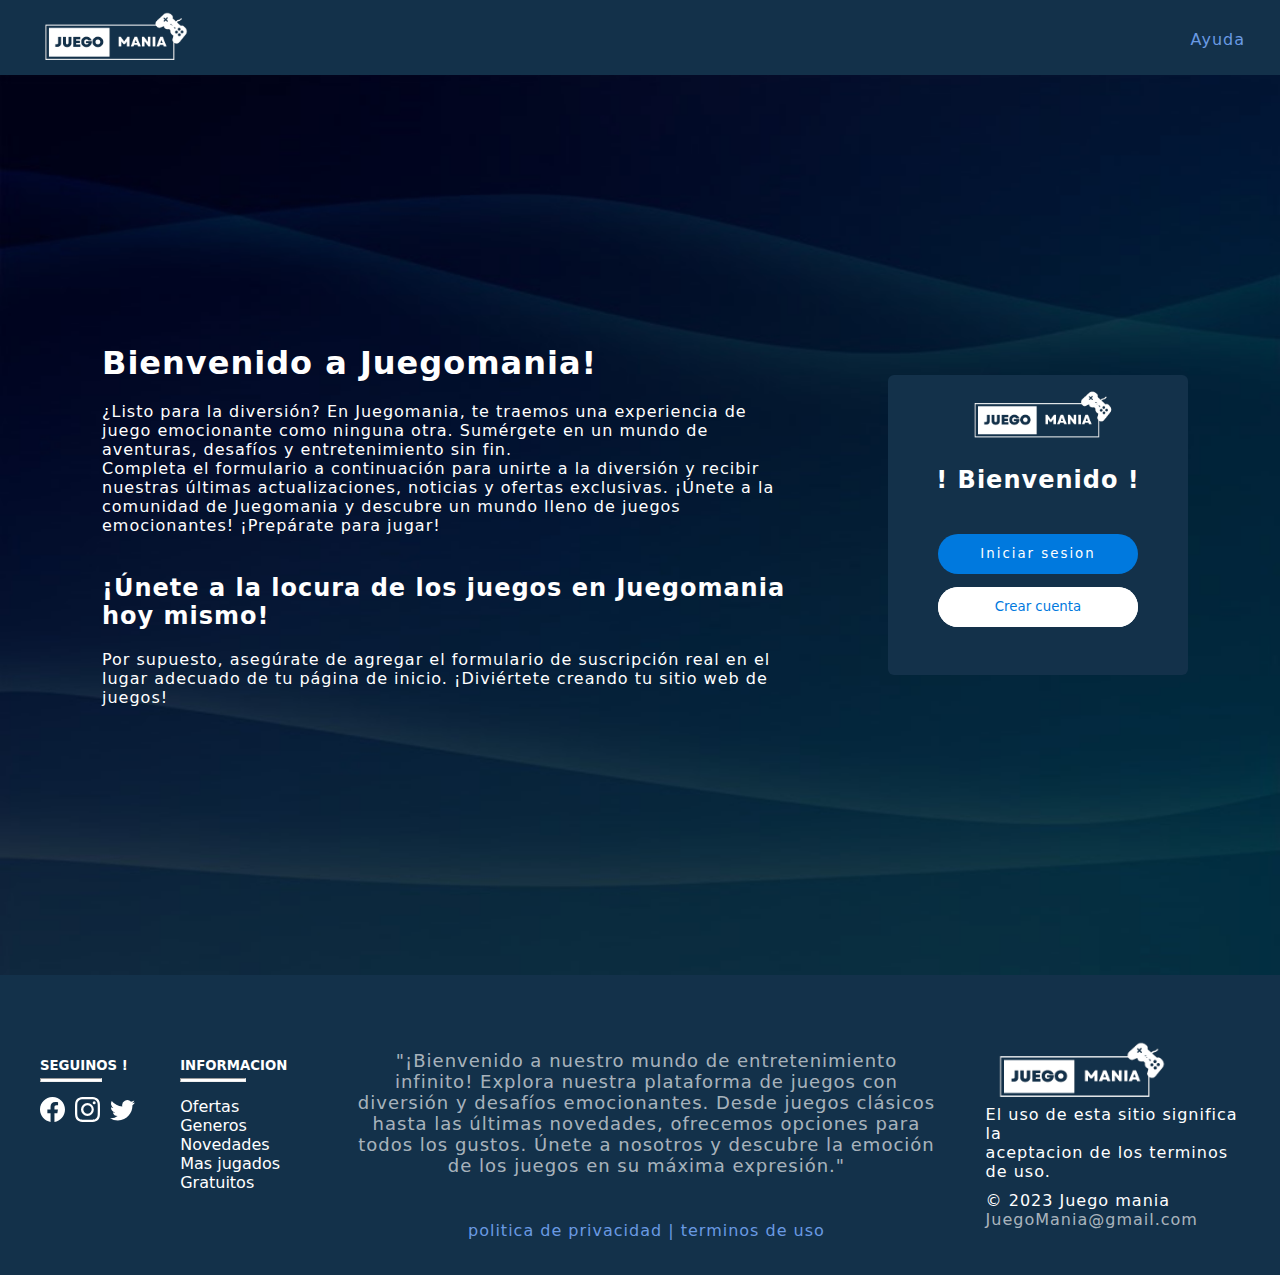
<file: index.html>
<!DOCTYPE html>
<html lang="en">
<head>
    <meta charset="UTF-8">
    <meta name="viewport" content="width=device-width, initial-scale=1.0">
    <title>Document</title>
    <link rel="stylesheet" href="css/style.css">
    
</head>
<body>

    <header>
        <img class="logo-inicio" src="img/logo.png" alt="">
        <p>Ayuda</p>
    </header>

    <div class="contenedor"> 
        <div>
            <div class="texto-bienvenida">
                <h1>Bienvenido a Juegomania!</h1>
                <p>¿Listo para la diversión? En Juegomania, te traemos una experiencia de juego emocionante como ninguna otra. Sumérgete en un mundo de aventuras, desafíos y entretenimiento sin fin.</br>
                    Completa el formulario a continuación para unirte a la diversión y recibir nuestras últimas actualizaciones, noticias y ofertas exclusivas. ¡Únete a la comunidad de Juegomania y descubre un mundo lleno de juegos emocionantes! ¡Prepárate para jugar!
                </p>
            <br>
                <h2>¡Únete a la locura de los juegos en Juegomania hoy mismo!</h2>
                <p>
                    Por supuesto, asegúrate de agregar el formulario de suscripción real en el lugar adecuado de tu página de inicio. ¡Diviértete creando tu sitio web de juegos!
                </p>
            </div>
            
            <div class="form-inicio">
                <img class="logo-formulario" src="img/logo.png" alt="">
                <h2>! Bienvenido !</h2>
                <button class="btn10"> <a href="iniciar_sesion.html">Iniciar sesion</a></button>
                <button class="boton-secundario glow-on-hover"><a href="registrarse.html">Crear cuenta</a></button>
            </div>
        </div>
    </div>

    <footer>

        <div class="primero">
            <div>

                <h5>SEGUINOS !</h5>
                <hr class="subrayado">
                <svg xmlns="http://www.w3.org/2000/svg" width="25" height="25" fill="currentColor" class="bi bi-facebook" viewBox="0 0 16 16">
                    <path d="M16 8.049c0-4.446-3.582-8.05-8-8.05C3.58 0-.002 3.603-.002 8.05c0 4.017 2.926 7.347 6.75 7.951v-5.625h-2.03V8.05H6.75V6.275c0-2.017 1.195-3.131 3.022-3.131.876 0 1.791.157 1.791.157v1.98h-1.009c-.993 0-1.303.621-1.303 1.258v1.51h2.218l-.354 2.326H9.25V16c3.824-.604 6.75-3.934 6.75-7.951z"/>
                </svg>
                <svg xmlns="http://www.w3.org/2000/svg" width="25" height="25" fill="currentColor" class="bi bi-instagram" viewBox="0 0 16 16">
                    <path d="M8 0C5.829 0 5.556.01 4.703.048 3.85.088 3.269.222 2.76.42a3.917 3.917 0 0 0-1.417.923A3.927 3.927 0 0 0 .42 2.76C.222 3.268.087 3.85.048 4.7.01 5.555 0 5.827 0 8.001c0 2.172.01 2.444.048 3.297.04.852.174 1.433.372 1.942.205.526.478.972.923 1.417.444.445.89.719 1.416.923.51.198 1.09.333 1.942.372C5.555 15.99 5.827 16 8 16s2.444-.01 3.298-.048c.851-.04 1.434-.174 1.943-.372a3.916 3.916 0 0 0 1.416-.923c.445-.445.718-.891.923-1.417.197-.509.332-1.09.372-1.942C15.99 10.445 16 10.173 16 8s-.01-2.445-.048-3.299c-.04-.851-.175-1.433-.372-1.941a3.926 3.926 0 0 0-.923-1.417A3.911 3.911 0 0 0 13.24.42c-.51-.198-1.092-.333-1.943-.372C10.443.01 10.172 0 7.998 0h.003zm-.717 1.442h.718c2.136 0 2.389.007 3.232.046.78.035 1.204.166 1.486.275.373.145.64.319.92.599.28.28.453.546.598.92.11.281.24.705.275 1.485.039.843.047 1.096.047 3.231s-.008 2.389-.047 3.232c-.035.78-.166 1.203-.275 1.485a2.47 2.47 0 0 1-.599.919c-.28.28-.546.453-.92.598-.28.11-.704.24-1.485.276-.843.038-1.096.047-3.232.047s-2.39-.009-3.233-.047c-.78-.036-1.203-.166-1.485-.276a2.478 2.478 0 0 1-.92-.598 2.48 2.48 0 0 1-.6-.92c-.109-.281-.24-.705-.275-1.485-.038-.843-.046-1.096-.046-3.233 0-2.136.008-2.388.046-3.231.036-.78.166-1.204.276-1.486.145-.373.319-.64.599-.92.28-.28.546-.453.92-.598.282-.11.705-.24 1.485-.276.738-.034 1.024-.044 2.515-.045v.002zm4.988 1.328a.96.96 0 1 0 0 1.92.96.96 0 0 0 0-1.92zm-4.27 1.122a4.109 4.109 0 1 0 0 8.217 4.109 4.109 0 0 0 0-8.217zm0 1.441a2.667 2.667 0 1 1 0 5.334 2.667 2.667 0 0 1 0-5.334z"/>
                </svg>
                <svg xmlns="http://www.w3.org/2000/svg" width="25" height="25" fill="currentColor" class="bi bi-twitter" viewBox="0 0 16 16">
                    <path d="M5.026 15c6.038 0 9.341-5.003 9.341-9.334 0-.14 0-.282-.006-.422A6.685 6.685 0 0 0 16 3.542a6.658 6.658 0 0 1-1.889.518 3.301 3.301 0 0 0 1.447-1.817 6.533 6.533 0 0 1-2.087.793A3.286 3.286 0 0 0 7.875 6.03a9.325 9.325 0 0 1-6.767-3.429 3.289 3.289 0 0 0 1.018 4.382A3.323 3.323 0 0 1 .64 6.575v.045a3.288 3.288 0 0 0 2.632 3.218 3.203 3.203 0 0 1-.865.115 3.23 3.23 0 0 1-.614-.057 3.283 3.283 0 0 0 3.067 2.277A6.588 6.588 0 0 1 .78 13.58a6.32 6.32 0 0 1-.78-.045A9.344 9.344 0 0 0 5.026 15z"/>
                </svg>

            </div>
            <div>
                <h5>INFORMACION</h5>
                <hr class="subrayado">
                <ul>
                    <li>Ofertas</li>
                    <li>Generos</li>
                    <li>Novedades</li>
                    <li>Mas jugados</li>
                    <li>Gratuitos</li>
                </ul>
            </div>
        </div>

        <div class="segundo">
            <p>
                "¡Bienvenido a nuestro mundo de entretenimiento </br> infinito! Explora nuestra plataforma de juegos con </br> diversión y 
                desafíos emocionantes. Desde juegos clásicos </br> hasta las últimas novedades, ofrecemos opciones para </br> todos los gustos.
                 Únete a nosotros y descubre la emoción </br> de los juegos en su máxima expresión."
            </p>
            <p class="footer-inicio">politica de privacidad | terminos de uso </p>
        </div>

        <div class="tercero">
            <img class="logo-inicio" src="img/logo.png" alt="">
            <p>El uso de esta sitio significa la </br> aceptacion de los terminos de uso.</p>
            <p>© 2023 Juego mania </br> <span>JuegoMania@gmail.com</span></p>
            
        </div>

    </footer>


</body>
</html>
</file>
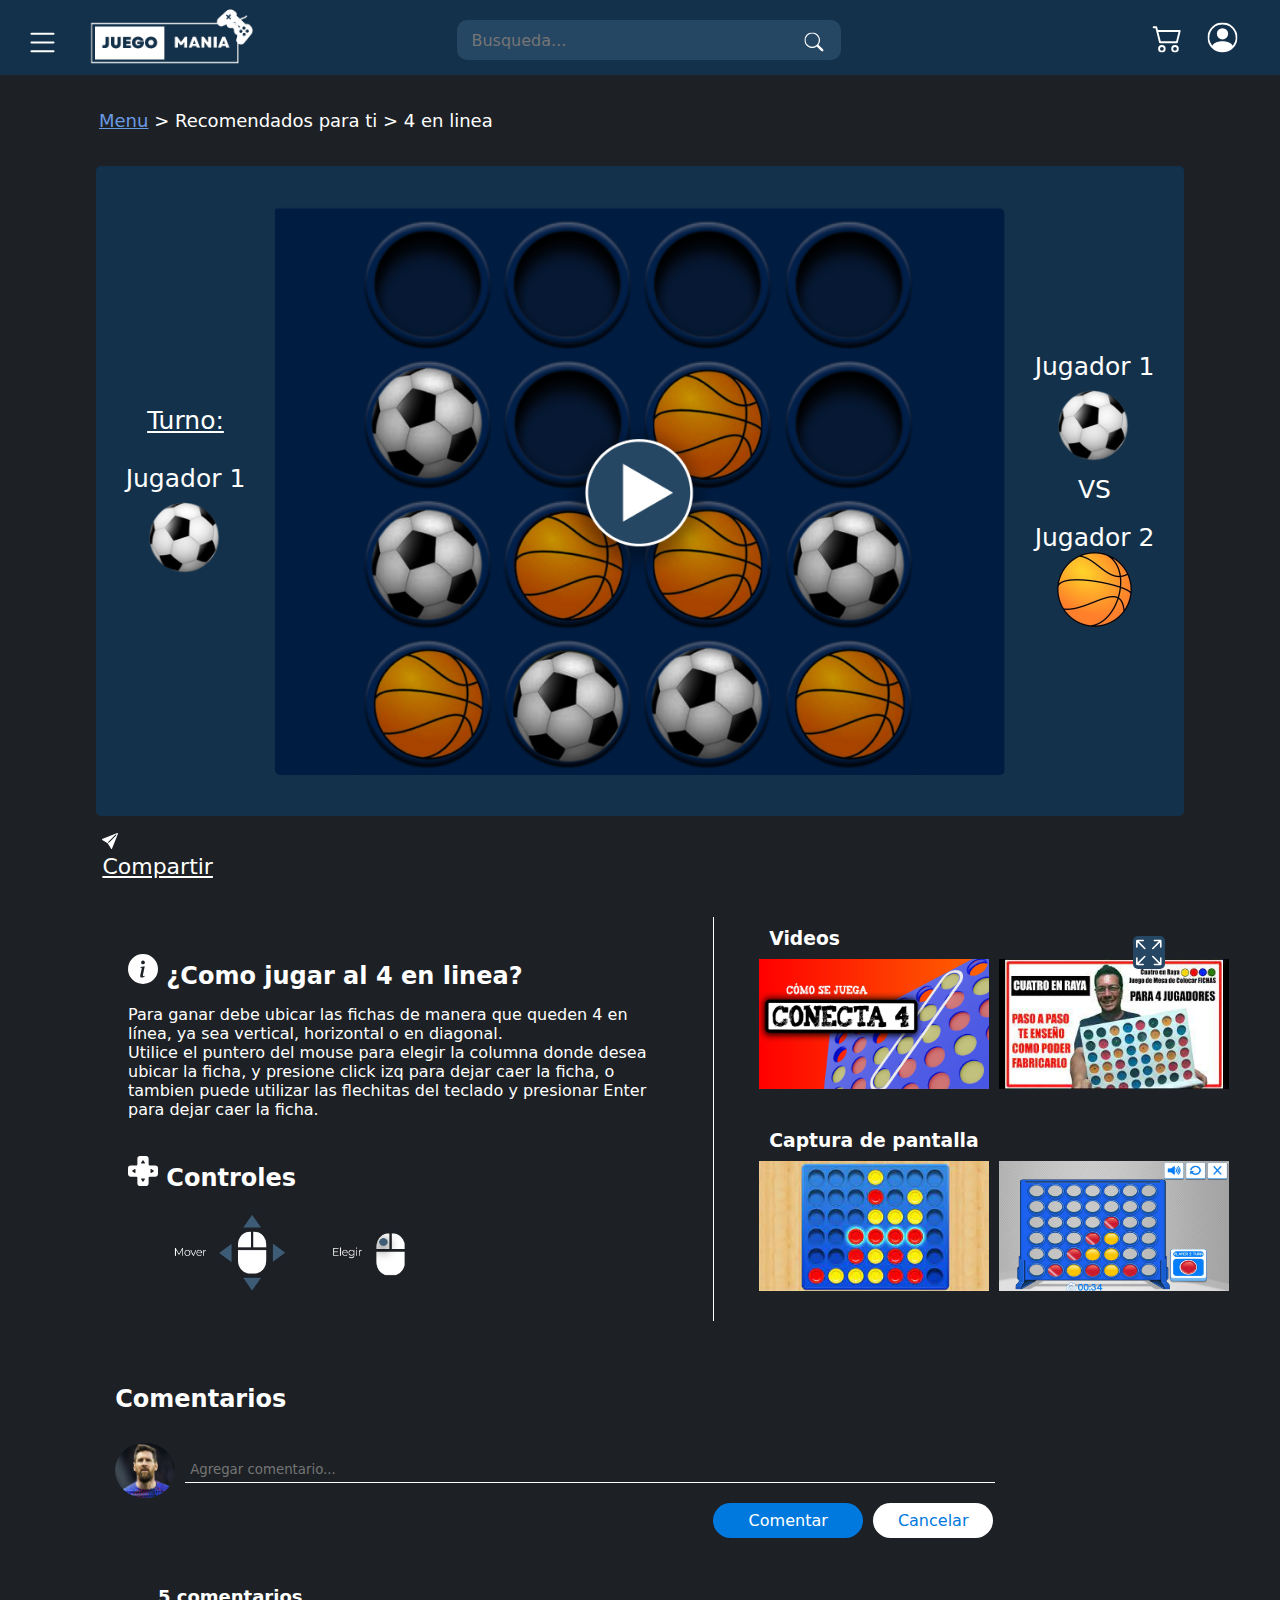
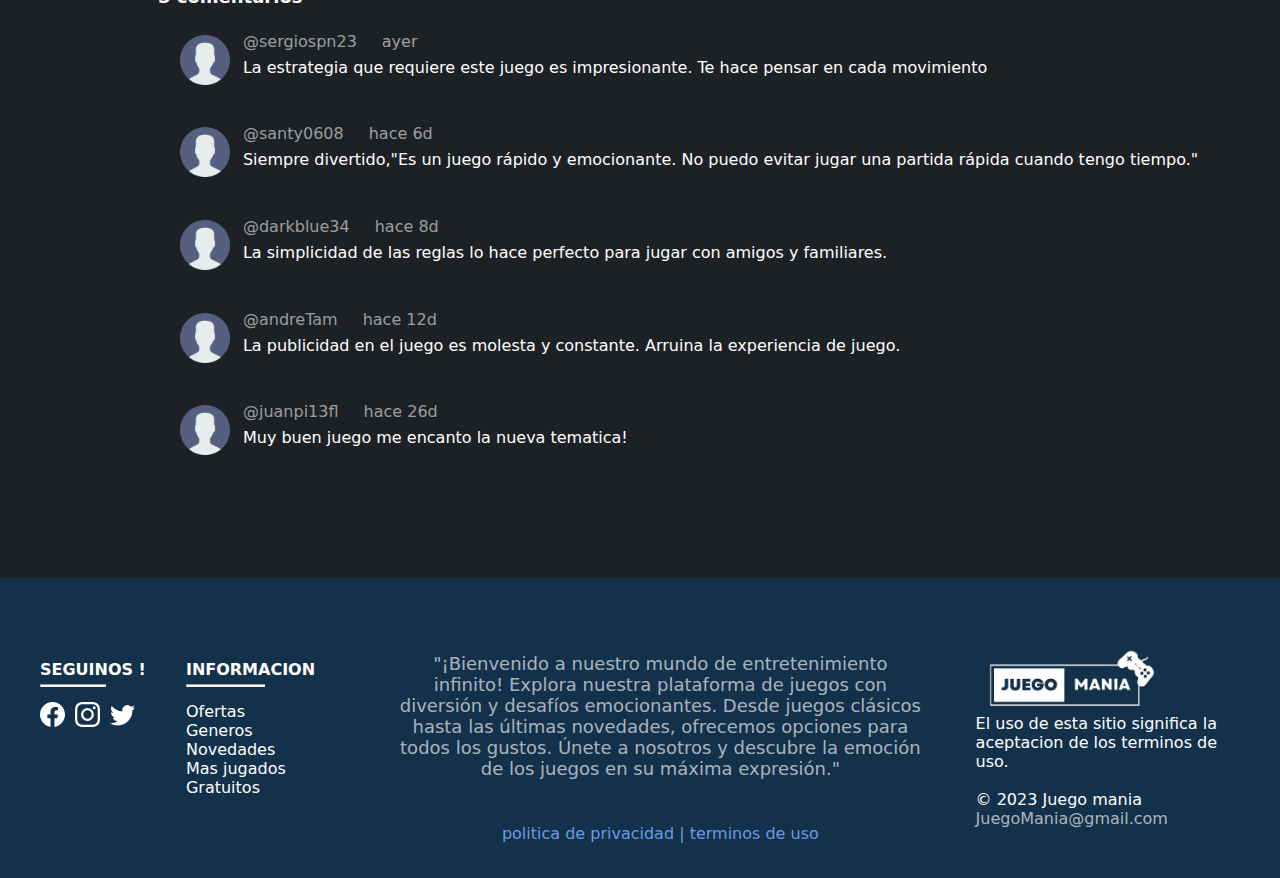
<file: cuatro_en_linea.html>
<!DOCTYPE html>
<html lang="en">
<head>
    <meta charset="UTF-8">
    <meta name="viewport" content="width=device-width, initial-scale=1.0">
    <link rel="stylesheet" href="css/Home-style.css">
    <link rel="stylesheet" href="css/cuatro_en_linea.css">
    <title>JuegoMania</title>
</head>
<body>
<header class="header-home">

    <div class="menu-logo">
        <svg id="desplegar-menu" class="hamburguesa" xmlns="http://www.w3.org/2000/svg" width="30" height="30" fill="currentColor" class="bi bi-list" viewBox="0 0 16 16">
            <path  fill-rule="evenodd" d="M2.5 12a.5.5 0 0 1 .5-.5h10a.5.5 0 0 1 0 1H3a.5.5 0 0 1-.5-.5zm0-4a.5.5 0 0 1 .5-.5h10a.5.5 0 0 1 0 1H3a.5.5 0 0 1-.5-.5zm0-4a.5.5 0 0 1 .5-.5h10a.5.5 0 0 1 0 1H3a.5.5 0 0 1-.5-.5z"/>
        </svg>

        <a href="home.html">
            <img class="logo-home" src="img/logo.png" alt="" width="222px">
        </a>
        
    </div>

    <div class="busqueda">
        <input class="barra-navegacion" type="text" placeholder="Busqueda..." > 
        <svg xmlns="http://www.w3.org/2000/svg" width="16" height="16" fill="currentColor" class="bi bi-search lupa-busqueda" viewBox="0 0 16 16">
            <path d="M11.742 10.344a6.5 6.5 0 1 0-1.397 1.398h-.001c.03.04.062.078.098.115l3.85 3.85a1 1 0 0 0 1.415-1.414l-3.85-3.85a1.007 1.007 0 0 0-.115-.1zM12 6.5a5.5 5.5 0 1 1-11 0 5.5 5.5 0 0 1 11 0z"/>
        </svg>
    </div>

    <div class="carrito-usuario">
        <svg id="desplegar-carrito" xmlns="http://www.w3.org/2000/svg" width="15" height="15" fill="currentColor" class="bi bi-cart2" viewBox="0 0 16 16">
            <path d="M0 2.5A.5.5 0 0 1 .5 2H2a.5.5 0 0 1 .485.379L2.89 4H14.5a.5.5 0 0 1 .485.621l-1.5 6A.5.5 0 0 1 13 11H4a.5.5 0 0 1-.485-.379L1.61 3H.5a.5.5 0 0 1-.5-.5zM3.14 5l1.25 5h8.22l1.25-5H3.14zM5 13a1 1 0 1 0 0 2 1 1 0 0 0 0-2zm-2 1a2 2 0 1 1 4 0 2 2 0 0 1-4 0zm9-1a1 1 0 1 0 0 2 1 1 0 0 0 0-2zm-2 1a2 2 0 1 1 4 0 2 2 0 0 1-4 0z"/>
        </svg>

        <svg id="desplegar-user" xmlns="http://www.w3.org/2000/svg" width="15" height="15" fill="currentColor" class="bi bi-person-circle" viewBox="0 0 16 16">
            <path d="M11 6a3 3 0 1 1-6 0 3 3 0 0 1 6 0z"/>
            <path fill-rule="evenodd" d="M0 8a8 8 0 1 1 16 0A8 8 0 0 1 0 8zm8-7a7 7 0 0 0-5.468 11.37C3.242 11.226 4.805 10 8 10s4.757 1.225 5.468 2.37A7 7 0 0 0 8 1z"/>
        </svg>
    </div>

</header>


<div class="container">

    <ul class="menu" id="menu-desplegable">
        <svg id="cerrar-menu" class="cruz-menu" xmlns="http://www.w3.org/2000/svg" width="18" height="18" fill="currentColor" class="bi bi-x-lg" viewBox="0 0 16 16">
            <path d="M2.146 2.854a.5.5 0 1 1 .708-.708L8 7.293l5.146-5.147a.5.5 0 0 1 .708.708L8.707 8l5.147 5.146a.5.5 0 0 1-.708.708L8 8.707l-5.146 5.147a.5.5 0 0 1-.708-.708L7.293 8 2.146 2.854Z"/>
        </svg>

        <h3>Categorias</h3>
        <hr>
        <li>Accion</li>
        <li>Deporte</li>
        <li>Aventura</li>
        <li>Estrategia</li>
        <li>Puzzles</li>
        <li>Carrera</li>
        <li>Terror</li>
    </ul>

    <div class="carrito" id="carrito-desplegable">
        <svg id="cerrar-carrito" class="cruz-carrito" xmlns="http://www.w3.org/2000/svg" width="18" height="18" fill="currentColor" class="bi bi-x-lg" viewBox="0 0 16 16">
            <path d="M2.146 2.854a.5.5 0 1 1 .708-.708L8 7.293l5.146-5.147a.5.5 0 0 1 .708.708L8.707 8l5.147 5.146a.5.5 0 0 1-.708.708L8 8.707l-5.146 5.147a.5.5 0 0 1-.708-.708L7.293 8 2.146 2.854Z"/>
        </svg>

        <h3>Mi carrito</h3>
        <hr>

        <div class="juegos-carrito">
            <div>
                <img src="img/little_big_plant.jpg" alt="">
                <p>Little big planet</p>
            </div>
            <div>
                <p>$1000</p>
                <svg xmlns="http://www.w3.org/2000/svg" width="16" height="16" fill="currentColor" class="bi bi-x-lg" viewBox="0 0 16 16">
                    <path d="M2.146 2.854a.5.5 0 1 1 .708-.708L8 7.293l5.146-5.147a.5.5 0 0 1 .708.708L8.707 8l5.147 5.146a.5.5 0 0 1-.708.708L8 8.707l-5.146 5.147a.5.5 0 0 1-.708-.708L7.293 8 2.146 2.854Z"/>
                </svg>
            </div>
        </div>

        <div class="juegos-carrito">
            <div>
                <img src="img/motos.jpg" alt="">
                <p>MXGP 3</p>
            </div>
            <div>
                <p>$1000</p>
                <svg xmlns="http://www.w3.org/2000/svg" width="16" height="16" fill="currentColor" class="bi bi-x-lg" viewBox="0 0 16 16">
                    <path d="M2.146 2.854a.5.5 0 1 1 .708-.708L8 7.293l5.146-5.147a.5.5 0 0 1 .708.708L8.707 8l5.147 5.146a.5.5 0 0 1-.708.708L8 8.707l-5.146 5.147a.5.5 0 0 1-.708-.708L7.293 8 2.146 2.854Z"/>
                </svg>
            </div>
        </div>

        <div class="juegos-carrito">
            <div>
                <img src="img/gtav.webp" alt="">
                <p>GTA V</p>
            </div>
            <div>
                <p>$1000</p>
                <svg xmlns="http://www.w3.org/2000/svg" width="16" height="16" fill="currentColor" class="bi bi-x-lg" viewBox="0 0 16 16">
                    <path d="M2.146 2.854a.5.5 0 1 1 .708-.708L8 7.293l5.146-5.147a.5.5 0 0 1 .708.708L8.707 8l5.147 5.146a.5.5 0 0 1-.708.708L8 8.707l-5.146 5.147a.5.5 0 0 1-.708-.708L7.293 8 2.146 2.854Z"/>
                </svg>
            </div>
        </div>

        <hr class="separador">

        <div class="precio-carrito">
            <p>Sub total</p>
            <p>$3000</p>
        </div>
        <div class="precio-carrito">
            <p>Servicios</p>
            <p>$200</p>
        </div>
        <div class="precio-carrito total">
            <p>Total</p>
            <p>$3200</p>
        </div>

        <button>Confirmar compra</button>
    </div>
    
    <div class="perfil" id="user"> 
        <svg id="cerrar-user" class="cruz-user" xmlns="http://www.w3.org/2000/svg" width="18" height="18" fill="currentColor" class="bi bi-x-lg" viewBox="0 0 16 16">
            <path d="M2.146 2.854a.5.5 0 1 1 .708-.708L8 7.293l5.146-5.147a.5.5 0 0 1 .708.708L8.707 8l5.147 5.146a.5.5 0 0 1-.708.708L8 8.707l-5.146 5.147a.5.5 0 0 1-.708-.708L7.293 8 2.146 2.854Z"/>
        </svg>
        <div>
            <img src="img/messi.jpg" alt="">
            <h3>Lionel Andres Messi</h3>
            <p>leomessi10@gmail.com</p>
        </div>
        <p>Mi perfil</p>
        <p>Mi carrito</p>
        <p>Notificaciones</p>
        <hr>
        <p>Configuracion de cuenta</p>
        <p>Idioma</p>
        <hr>
        <p><a href="index.html">Cerrar sesion</a></p>
    </div>



    <!-- SEPARADOR DE DESPLEGABLES-->


    <p class="breadcrums"> <a href="home.html">Menu</a> > Recomendados para ti > 4 en linea</p>

    <div class="fondo-juego">

        <div>
            <p class="turno">Turno:</p>
            <br>
            <p>Jugador 1 </p>
            <img src="img/pelota_futbol.png" alt="" width="90x">
        </div>

        <div class="cuatro-en-linea">
            <img src="img/4_en_linea_play.png" alt="">
        </div>

        <div>
            <p>Jugador 1</p>
            <img src="img/pelota_futbol.png" alt="" width="90x">
            <br>
            <p>VS</p>
            <br>
            <p>Jugador 2</p>
            <img src="img/pelota_basquet.png" alt="" width="75px">
           
        </div>

        <svg xmlns="http://www.w3.org/2000/svg" width="16" height="16" fill="currentColor" class="bi bi-arrows-fullscreen" viewBox="0 0 16 16">
            <path fill-rule="evenodd" d="M5.828 10.172a.5.5 0 0 0-.707 0l-4.096 4.096V11.5a.5.5 0 0 0-1 0v3.975a.5.5 0 0 0 .5.5H4.5a.5.5 0 0 0 0-1H1.732l4.096-4.096a.5.5 0 0 0 0-.707zm4.344 0a.5.5 0 0 1 .707 0l4.096 4.096V11.5a.5.5 0 1 1 1 0v3.975a.5.5 0 0 1-.5.5H11.5a.5.5 0 0 1 0-1h2.768l-4.096-4.096a.5.5 0 0 1 0-.707zm0-4.344a.5.5 0 0 0 .707 0l4.096-4.096V4.5a.5.5 0 1 0 1 0V.525a.5.5 0 0 0-.5-.5H11.5a.5.5 0 0 0 0 1h2.768l-4.096 4.096a.5.5 0 0 0 0 .707zm-4.344 0a.5.5 0 0 1-.707 0L1.025 1.732V4.5a.5.5 0 0 1-1 0V.525a.5.5 0 0 1 .5-.5H4.5a.5.5 0 0 1 0 1H1.732l4.096 4.096a.5.5 0 0 1 0 .707z"/>
        </svg>
    </div>


    <p class="compartir" id="abrir-compartir"> 
        <svg xmlns="http://www.w3.org/2000/svg" width="16" height="16" fill="currentColor" class="bi bi-send-fill" viewBox="0 0 16 16">
            <path d="M15.964.686a.5.5 0 0 0-.65-.65L.767 5.855H.766l-.452.18a.5.5 0 0 0-.082.887l.41.26.001.002 4.995 3.178 3.178 4.995.002.002.26.41a.5.5 0 0 0 .886-.083l6-15Zm-1.833 1.89L6.637 10.07l-.215-.338a.5.5 0 0 0-.154-.154l-.338-.215 7.494-7.494 1.178-.471-.47 1.178Z"/>
        </svg>
        Compartir
    </p>


    <!-- COMPARTIR  -->

    <div>
    <div class="caja-compartir">

        <svg xmlns="http://www.w3.org/2000/svg" width="25" height="25" fill="currentColor" class="bi bi-x-lg cerrar-compartir" viewBox="0 0 16 16">
            <path d="M2.146 2.854a.5.5 0 1 1 .708-.708L8 7.293l5.146-5.147a.5.5 0 0 1 .708.708L8.707 8l5.147 5.146a.5.5 0 0 1-.708.708L8 8.707l-5.146 5.147a.5.5 0 0 1-.708-.708L7.293 8 2.146 2.854Z"/>
        </svg>
        
        <p class="compartir-titulo">Compartir</p>

        <div class="redes-sociales">
            <div>
                <svg xmlns="http://www.w3.org/2000/svg" width="16" height="16" fill="currentColor" class="bi bi-instagram" viewBox="0 0 16 16">
                    <path d="M8 0C5.829 0 5.556.01 4.703.048 3.85.088 3.269.222 2.76.42a3.917 3.917 0 0 0-1.417.923A3.927 3.927 0 0 0 .42 2.76C.222 3.268.087 3.85.048 4.7.01 5.555 0 5.827 0 8.001c0 2.172.01 2.444.048 3.297.04.852.174 1.433.372 1.942.205.526.478.972.923 1.417.444.445.89.719 1.416.923.51.198 1.09.333 1.942.372C5.555 15.99 5.827 16 8 16s2.444-.01 3.298-.048c.851-.04 1.434-.174 1.943-.372a3.916 3.916 0 0 0 1.416-.923c.445-.445.718-.891.923-1.417.197-.509.332-1.09.372-1.942C15.99 10.445 16 10.173 16 8s-.01-2.445-.048-3.299c-.04-.851-.175-1.433-.372-1.941a3.926 3.926 0 0 0-.923-1.417A3.911 3.911 0 0 0 13.24.42c-.51-.198-1.092-.333-1.943-.372C10.443.01 10.172 0 7.998 0h.003zm-.717 1.442h.718c2.136 0 2.389.007 3.232.046.78.035 1.204.166 1.486.275.373.145.64.319.92.599.28.28.453.546.598.92.11.281.24.705.275 1.485.039.843.047 1.096.047 3.231s-.008 2.389-.047 3.232c-.035.78-.166 1.203-.275 1.485a2.47 2.47 0 0 1-.599.919c-.28.28-.546.453-.92.598-.28.11-.704.24-1.485.276-.843.038-1.096.047-3.232.047s-2.39-.009-3.233-.047c-.78-.036-1.203-.166-1.485-.276a2.478 2.478 0 0 1-.92-.598 2.48 2.48 0 0 1-.6-.92c-.109-.281-.24-.705-.275-1.485-.038-.843-.046-1.096-.046-3.233 0-2.136.008-2.388.046-3.231.036-.78.166-1.204.276-1.486.145-.373.319-.64.599-.92.28-.28.546-.453.92-.598.282-.11.705-.24 1.485-.276.738-.034 1.024-.044 2.515-.045v.002zm4.988 1.328a.96.96 0 1 0 0 1.92.96.96 0 0 0 0-1.92zm-4.27 1.122a4.109 4.109 0 1 0 0 8.217 4.109 4.109 0 0 0 0-8.217zm0 1.441a2.667 2.667 0 1 1 0 5.334 2.667 2.667 0 0 1 0-5.334z"/>
                </svg>
                <p>Instagram</p>
            </div>
            <div>
                <svg xmlns="http://www.w3.org/2000/svg" width="16" height="16" fill="currentColor" class="bi bi-twitter" viewBox="0 0 16 16">
                    <path d="M5.026 15c6.038 0 9.341-5.003 9.341-9.334 0-.14 0-.282-.006-.422A6.685 6.685 0 0 0 16 3.542a6.658 6.658 0 0 1-1.889.518 3.301 3.301 0 0 0 1.447-1.817 6.533 6.533 0 0 1-2.087.793A3.286 3.286 0 0 0 7.875 6.03a9.325 9.325 0 0 1-6.767-3.429 3.289 3.289 0 0 0 1.018 4.382A3.323 3.323 0 0 1 .64 6.575v.045a3.288 3.288 0 0 0 2.632 3.218 3.203 3.203 0 0 1-.865.115 3.23 3.23 0 0 1-.614-.057 3.283 3.283 0 0 0 3.067 2.277A6.588 6.588 0 0 1 .78 13.58a6.32 6.32 0 0 1-.78-.045A9.344 9.344 0 0 0 5.026 15z"/>
                </svg>
                <p>Twitter</p>
            </div>
            <div>
                <svg xmlns="http://www.w3.org/2000/svg" width="16" height="16" fill="currentColor" class="bi bi-facebook" viewBox="0 0 16 16">
                    <path d="M16 8.049c0-4.446-3.582-8.05-8-8.05C3.58 0-.002 3.603-.002 8.05c0 4.017 2.926 7.347 6.75 7.951v-5.625h-2.03V8.05H6.75V6.275c0-2.017 1.195-3.131 3.022-3.131.876 0 1.791.157 1.791.157v1.98h-1.009c-.993 0-1.303.621-1.303 1.258v1.51h2.218l-.354 2.326H9.25V16c3.824-.604 6.75-3.934 6.75-7.951z"/>
                </svg>
                <p>Facebook</p>
            </div>
            <div>
                <svg xmlns="http://www.w3.org/2000/svg" width="40" height="20" fill="currentColor" class="bi bi-envelope" viewBox="0 0 16 16">
                    <path d="M0 4a2 2 0 0 1 2-2h12a2 2 0 0 1 2 2v8a2 2 0 0 1-2 2H2a2 2 0 0 1-2-2V4Zm2-1a1 1 0 0 0-1 1v.217l7 4.2 7-4.2V4a1 1 0 0 0-1-1H2Zm13 2.383-4.708 2.825L15 11.105V5.383Zm-.034 6.876-5.64-3.471L8 9.583l-1.326-.795-5.64 3.47A1 1 0 0 0 2 13h12a1 1 0 0 0 .966-.741ZM1 11.105l4.708-2.897L1 5.383v5.722Z"/>
                </svg>
                <p>Correo electronico</p>
            </div>
        </div>

        <div class="link-juego">
            <input type="text" name="" id="" placeholder="https://juegoMania/VJDsdRF" disabled>
            <button>Copiar</button>
        </div>
    </div>
</div>
    <div class="info-juego">

        <div class="instrucciones">
            <h2>
                <svg xmlns="http://www.w3.org/2000/svg" width="30" height="30" fill="currentColor" class="bi bi-info-circle-fill" viewBox="0 0 16 16">
                    <path d="M8 16A8 8 0 1 0 8 0a8 8 0 0 0 0 16zm.93-9.412-1 4.705c-.07.34.029.533.304.533.194 0 .487-.07.686-.246l-.088.416c-.287.346-.92.598-1.465.598-.703 0-1.002-.422-.808-1.319l.738-3.468c.064-.293.006-.399-.287-.47l-.451-.081.082-.381 2.29-.287zM8 5.5a1 1 0 1 1 0-2 1 1 0 0 1 0 2z"/>
                </svg>
                ¿Como jugar al 4 en linea?
            </h2>
            <p>Para ganar debe ubicar las fichas de manera que queden 4 en línea, ya sea vertical, horizontal o en diagonal. <br>
            Utilice el puntero del mouse para elegir la columna donde desea ubicar la ficha, y presione click izq para dejar caer la ficha, o tambien puede utilizar las flechitas del teclado y presionar Enter para dejar caer la ficha.</p>

            <h2>
                <svg xmlns="http://www.w3.org/2000/svg" width="30" height="30" fill="currentColor" class="bi bi-dpad-fill" viewBox="0 0 16 16">
                    <path d="M6.5 0A1.5 1.5 0 0 0 5 1.5v3a.5.5 0 0 1-.5.5h-3A1.5 1.5 0 0 0 0 6.5v3A1.5 1.5 0 0 0 1.5 11h3a.5.5 0 0 1 .5.5v3A1.5 1.5 0 0 0 6.5 16h3a1.5 1.5 0 0 0 1.5-1.5v-3a.5.5 0 0 1 .5-.5h3A1.5 1.5 0 0 0 16 9.5v-3A1.5 1.5 0 0 0 14.5 5h-3a.5.5 0 0 1-.5-.5v-3A1.5 1.5 0 0 0 9.5 0h-3Zm1.288 2.34a.25.25 0 0 1 .424 0l.799 1.278A.25.25 0 0 1 8.799 4H7.201a.25.25 0 0 1-.212-.382l.799-1.279Zm0 11.32-.799-1.277A.25.25 0 0 1 7.201 12H8.8a.25.25 0 0 1 .212.383l-.799 1.278a.25.25 0 0 1-.424 0Zm-4.17-4.65-1.279-.798a.25.25 0 0 1 0-.424l1.279-.799A.25.25 0 0 1 4 7.201V8.8a.25.25 0 0 1-.382.212Zm10.043-.798-1.278.799A.25.25 0 0 1 12 8.799V7.2a.25.25 0 0 1 .383-.212l1.278.799a.25.25 0 0 1 0 .424Z"/>
                </svg>
                Controles
            </h2>
            <img src="img/controles.jpg" alt="" width="300" height="100">
        </div>

        <div class="gameplay">
            <h3>Videos</h3>
            <img src="img/video_4_en_linea.jpg" alt="" width="230" height="130">
            <img src="img/video_4_en_linea2.jpg" alt="" width="230" height="130">

            <h3>Captura de pantalla</h3>
            <img src="img/4enlinea.jpg" alt="" width="230" height="130">
            <img src="img/4enlinea_captura.webp" alt="" width="230" height="130">
        </div>

    </div>

    <div class="comentarios">
        <h2>Comentarios</h2>
        <div class="comentario-input">
            <img class="foto-perfil" src="img/messi.jpg" alt="">
            <input type="text" placeholder="Agregar comentario...">
        </div>
        <div class="botones-comentario">
            <button class="btn-comentar">Comentar</button>
            <button class="btn-cancelar">Cancelar</button>
        </div>
    </div>

    <div class="opiniones-usuarios">
        <h4>5 comentarios</h4>
        <div class="opiniones">
            <div>
                <img src="img/foto-user.png" alt="" width="50" height="50">
            </div>
            <div>
                <p>@sergiospn23<span class="espacio">ayer</span></p>
                <p>La estrategia que requiere este juego es impresionante. Te hace pensar en cada movimiento</p>
            </div>
        </div>

        <div class="opiniones">
            <div>
                <img src="img/foto-user.png" alt="" width="50" height="50">
            </div>
            <div>
                <p>@santy0608<span class="espacio">hace 6d</span></p>
                <p>Siempre divertido,"Es un juego rápido y emocionante. No puedo evitar jugar una partida rápida cuando tengo tiempo."</p>
            </div>
        </div>

        <div class="opiniones">
            <div>
                <img src="img/foto-user.png" alt="" width="50" height="50">
            </div>
            <div>
                <p>@darkblue34<span class="espacio">hace 8d</span></p>
                <p>La simplicidad de las reglas lo hace perfecto para jugar con amigos y familiares.</p>
            </div>
        </div>

        <div class="opiniones">
            <div>
                <img src="img/foto-user.png" alt="" width="50" height="50">
            </div>
            <div>
                <p>@andreTam<span class="espacio">hace 12d</span></p>
                <p>La publicidad en el juego es molesta y constante. Arruina la experiencia de juego.</p>
            </div>
        </div>

        <div class="opiniones">
            <div>
                <img src="img/foto-user.png" alt="" width="50" height="50">
            </div>
            <div>
                <p>@juanpi13fl<span class="espacio">hace 26d</span></p>
                <p>Muy buen juego me encanto la nueva tematica!</p>
            </div>
        </div>
    </div>
    
</div>


<footer>

        <div class="primero">
            <div>

                <h4>SEGUINOS !</h4>
                <hr class="subrayado">
                <svg xmlns="http://www.w3.org/2000/svg" width="25" height="25" fill="currentColor" class="bi bi-facebook" viewBox="0 0 16 16">
                    <path d="M16 8.049c0-4.446-3.582-8.05-8-8.05C3.58 0-.002 3.603-.002 8.05c0 4.017 2.926 7.347 6.75 7.951v-5.625h-2.03V8.05H6.75V6.275c0-2.017 1.195-3.131 3.022-3.131.876 0 1.791.157 1.791.157v1.98h-1.009c-.993 0-1.303.621-1.303 1.258v1.51h2.218l-.354 2.326H9.25V16c3.824-.604 6.75-3.934 6.75-7.951z"/>
                </svg>
                <svg xmlns="http://www.w3.org/2000/svg" width="25" height="25" fill="currentColor" class="bi bi-instagram" viewBox="0 0 16 16">
                    <path d="M8 0C5.829 0 5.556.01 4.703.048 3.85.088 3.269.222 2.76.42a3.917 3.917 0 0 0-1.417.923A3.927 3.927 0 0 0 .42 2.76C.222 3.268.087 3.85.048 4.7.01 5.555 0 5.827 0 8.001c0 2.172.01 2.444.048 3.297.04.852.174 1.433.372 1.942.205.526.478.972.923 1.417.444.445.89.719 1.416.923.51.198 1.09.333 1.942.372C5.555 15.99 5.827 16 8 16s2.444-.01 3.298-.048c.851-.04 1.434-.174 1.943-.372a3.916 3.916 0 0 0 1.416-.923c.445-.445.718-.891.923-1.417.197-.509.332-1.09.372-1.942C15.99 10.445 16 10.173 16 8s-.01-2.445-.048-3.299c-.04-.851-.175-1.433-.372-1.941a3.926 3.926 0 0 0-.923-1.417A3.911 3.911 0 0 0 13.24.42c-.51-.198-1.092-.333-1.943-.372C10.443.01 10.172 0 7.998 0h.003zm-.717 1.442h.718c2.136 0 2.389.007 3.232.046.78.035 1.204.166 1.486.275.373.145.64.319.92.599.28.28.453.546.598.92.11.281.24.705.275 1.485.039.843.047 1.096.047 3.231s-.008 2.389-.047 3.232c-.035.78-.166 1.203-.275 1.485a2.47 2.47 0 0 1-.599.919c-.28.28-.546.453-.92.598-.28.11-.704.24-1.485.276-.843.038-1.096.047-3.232.047s-2.39-.009-3.233-.047c-.78-.036-1.203-.166-1.485-.276a2.478 2.478 0 0 1-.92-.598 2.48 2.48 0 0 1-.6-.92c-.109-.281-.24-.705-.275-1.485-.038-.843-.046-1.096-.046-3.233 0-2.136.008-2.388.046-3.231.036-.78.166-1.204.276-1.486.145-.373.319-.64.599-.92.28-.28.546-.453.92-.598.282-.11.705-.24 1.485-.276.738-.034 1.024-.044 2.515-.045v.002zm4.988 1.328a.96.96 0 1 0 0 1.92.96.96 0 0 0 0-1.92zm-4.27 1.122a4.109 4.109 0 1 0 0 8.217 4.109 4.109 0 0 0 0-8.217zm0 1.441a2.667 2.667 0 1 1 0 5.334 2.667 2.667 0 0 1 0-5.334z"/>
                </svg>
                <svg xmlns="http://www.w3.org/2000/svg" width="25" height="25" fill="currentColor" class="bi bi-twitter" viewBox="0 0 16 16">
                    <path d="M5.026 15c6.038 0 9.341-5.003 9.341-9.334 0-.14 0-.282-.006-.422A6.685 6.685 0 0 0 16 3.542a6.658 6.658 0 0 1-1.889.518 3.301 3.301 0 0 0 1.447-1.817 6.533 6.533 0 0 1-2.087.793A3.286 3.286 0 0 0 7.875 6.03a9.325 9.325 0 0 1-6.767-3.429 3.289 3.289 0 0 0 1.018 4.382A3.323 3.323 0 0 1 .64 6.575v.045a3.288 3.288 0 0 0 2.632 3.218 3.203 3.203 0 0 1-.865.115 3.23 3.23 0 0 1-.614-.057 3.283 3.283 0 0 0 3.067 2.277A6.588 6.588 0 0 1 .78 13.58a6.32 6.32 0 0 1-.78-.045A9.344 9.344 0 0 0 5.026 15z"/>
                </svg>

            </div>
            <div>
                <h4>INFORMACION</h4>
                <hr class="subrayado">
                <ul>
                    <li>Ofertas</li>
                    <li>Generos</li>
                    <li>Novedades</li>
                    <li>Mas jugados</li>
                    <li>Gratuitos</li>
                </ul>
            </div>
        </div>

        <div class="segundo">
            <p>
                "¡Bienvenido a nuestro mundo de entretenimiento </br> infinito! Explora nuestra plataforma de juegos con </br> diversión y 
                desafíos emocionantes. Desde juegos clásicos </br> hasta las últimas novedades, ofrecemos opciones para </br> todos los gustos.
                Únete a nosotros y descubre la emoción </br> de los juegos en su máxima expresión."
            </p>
            <p class="footer-inicio">politica de privacidad | terminos de uso </p>
        </div>

        <div class="tercero">
            <img class="logo-inicio" src="img/logo.png" alt=""> 
            <p>El uso de esta sitio significa la </br> aceptacion de los terminos de uso.</p>
            <br>
            <p>© 2023 Juego mania </br> <span>JuegoMania@gmail.com</span></p>
            
        </div>
</footer>

<script src="js/main.js"></script>
</body>
</html>
</file>
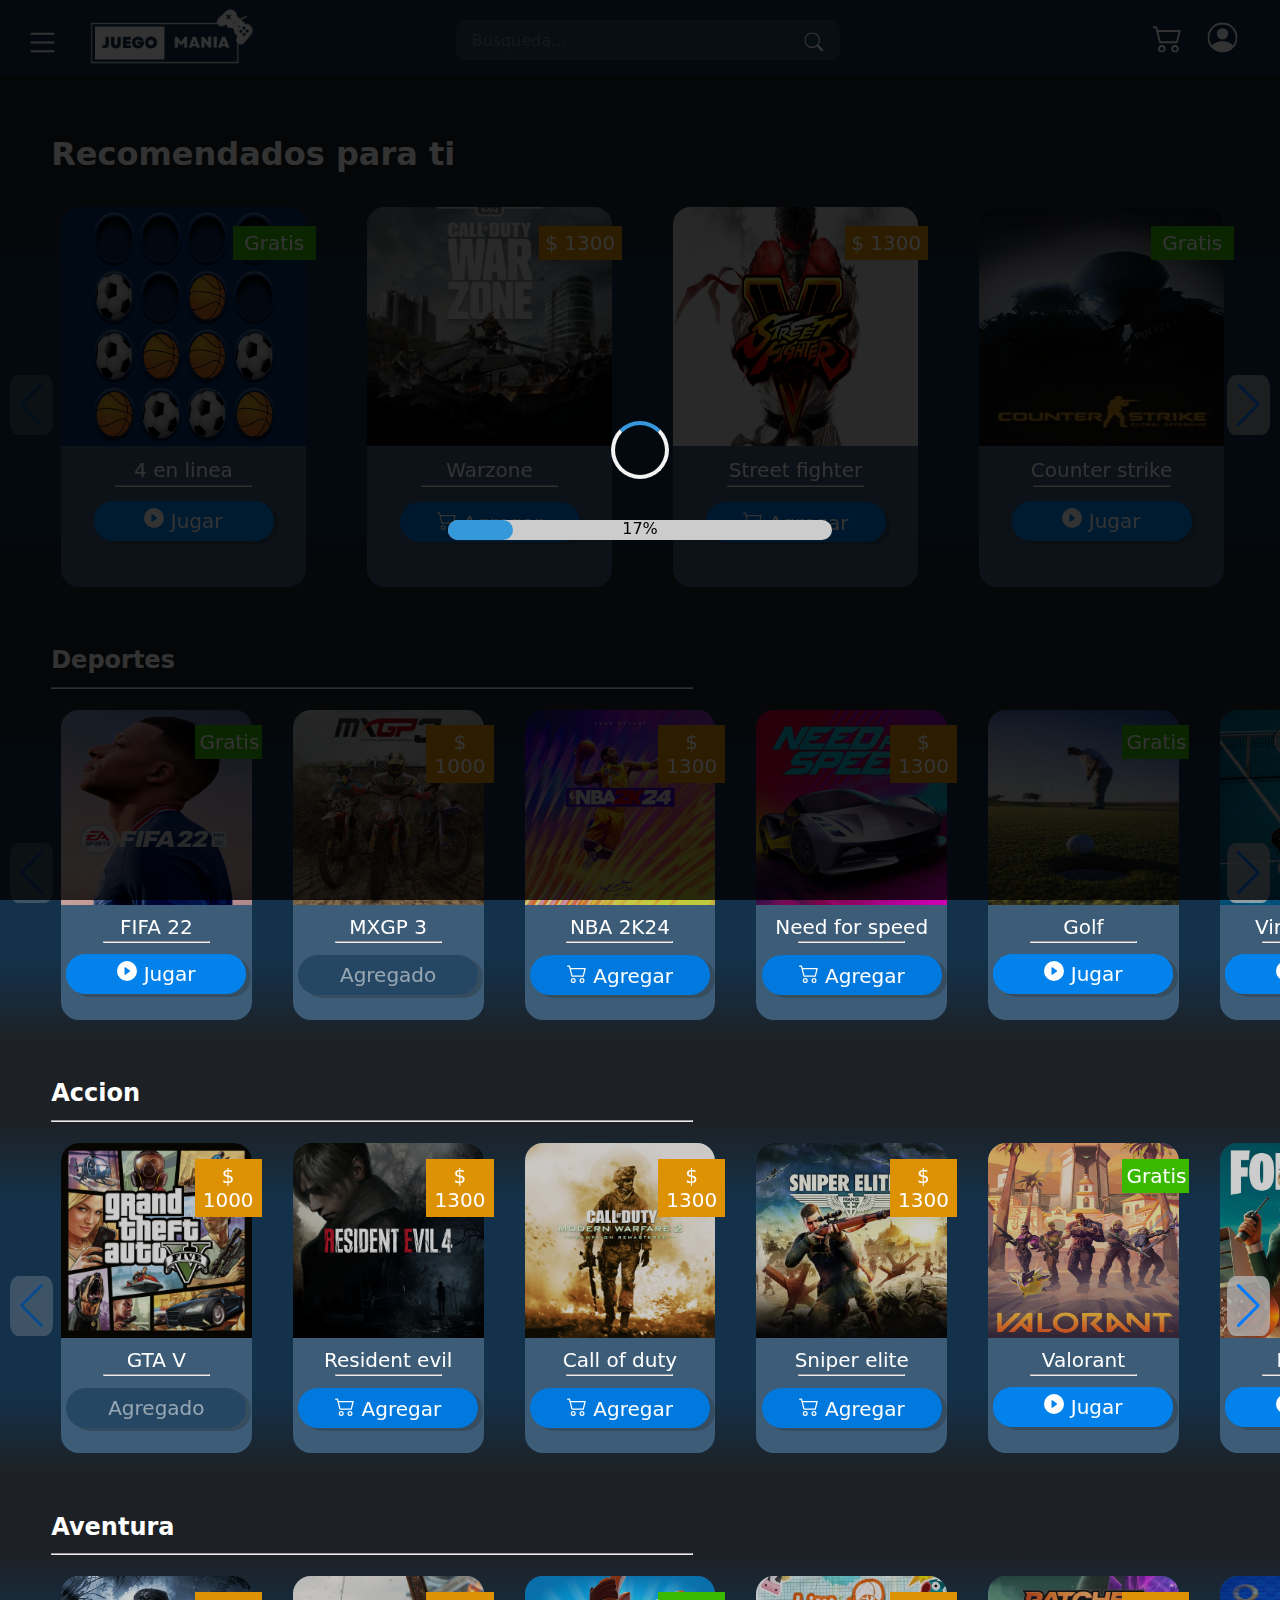
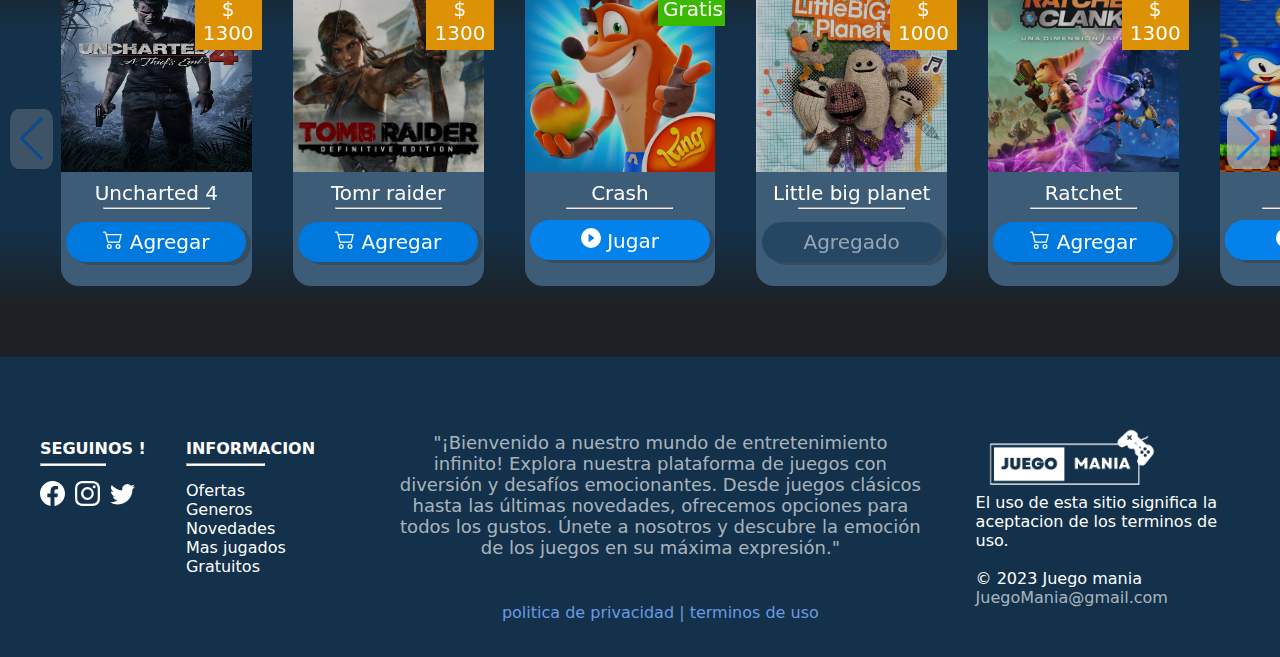
<file: home.html>
<!DOCTYPE html>
<html lang="en">
<head>
    <meta charset="UTF-8">
    <meta name="viewport" content="width=device-width, initial-scale=1.0">
    <title>JuegoMania</title>
    <link rel="stylesheet" href="css/Home-style.css">
    <link rel="stylesheet" href="css/carrusel.css">
    <link rel="stylesheet" href="css/cdn.jsdelivr.net_npm_swiper@10.3.1_swiper-bundle.min.css">
    
</head>
<body>
    <!--LOADER-->
    <div class="loader-wrapper">
        <div class="loader"> </div>
        <div class="progress-bar">
            <div class="progress"></div>
            <div class="percentage">0%</div>
        </div> 
    </div>

    <header class="header-home">

        <div class="menu-logo">
            <svg id="desplegar-menu" class="hamburguesa" xmlns="http://www.w3.org/2000/svg" width="30" height="30" fill="currentColor" class="bi bi-list" viewBox="0 0 16 16">
                <path  fill-rule="evenodd" d="M2.5 12a.5.5 0 0 1 .5-.5h10a.5.5 0 0 1 0 1H3a.5.5 0 0 1-.5-.5zm0-4a.5.5 0 0 1 .5-.5h10a.5.5 0 0 1 0 1H3a.5.5 0 0 1-.5-.5zm0-4a.5.5 0 0 1 .5-.5h10a.5.5 0 0 1 0 1H3a.5.5 0 0 1-.5-.5z"/>
            </svg>

            
            <img class="logo-home" src="img/logo.png" alt="">
            
        </div>

        <div class="busqueda">
            <input class="barra-navegacion" type="text" placeholder="Busqueda..." > 
            <svg xmlns="http://www.w3.org/2000/svg" width="16" height="16" fill="currentColor" class="bi bi-search lupa-busqueda" viewBox="0 0 16 16">
                <path d="M11.742 10.344a6.5 6.5 0 1 0-1.397 1.398h-.001c.03.04.062.078.098.115l3.85 3.85a1 1 0 0 0 1.415-1.414l-3.85-3.85a1.007 1.007 0 0 0-.115-.1zM12 6.5a5.5 5.5 0 1 1-11 0 5.5 5.5 0 0 1 11 0z"/>
            </svg>
        </div>

        <div class="carrito-usuario">
            <svg id="desplegar-carrito" xmlns="http://www.w3.org/2000/svg" width="15" height="15" fill="currentColor" class="bi bi-cart2" viewBox="0 0 16 16">
                <path d="M0 2.5A.5.5 0 0 1 .5 2H2a.5.5 0 0 1 .485.379L2.89 4H14.5a.5.5 0 0 1 .485.621l-1.5 6A.5.5 0 0 1 13 11H4a.5.5 0 0 1-.485-.379L1.61 3H.5a.5.5 0 0 1-.5-.5zM3.14 5l1.25 5h8.22l1.25-5H3.14zM5 13a1 1 0 1 0 0 2 1 1 0 0 0 0-2zm-2 1a2 2 0 1 1 4 0 2 2 0 0 1-4 0zm9-1a1 1 0 1 0 0 2 1 1 0 0 0 0-2zm-2 1a2 2 0 1 1 4 0 2 2 0 0 1-4 0z"/>
            </svg>

            <svg id="desplegar-user" xmlns="http://www.w3.org/2000/svg" width="15" height="15" fill="currentColor" class="bi bi-person-circle" viewBox="0 0 16 16">
                <path d="M11 6a3 3 0 1 1-6 0 3 3 0 0 1 6 0z"/>
                <path fill-rule="evenodd" d="M0 8a8 8 0 1 1 16 0A8 8 0 0 1 0 8zm8-7a7 7 0 0 0-5.468 11.37C3.242 11.226 4.805 10 8 10s4.757 1.225 5.468 2.37A7 7 0 0 0 8 1z"/>
            </svg>
        </div>

    </header>

    <ul class="menu" id="menu-desplegable">
        <svg id="cerrar-menu" class="cruz-menu" xmlns="http://www.w3.org/2000/svg" width="18" height="18" fill="currentColor" class="bi bi-x-lg" viewBox="0 0 16 16">
            <path d="M2.146 2.854a.5.5 0 1 1 .708-.708L8 7.293l5.146-5.147a.5.5 0 0 1 .708.708L8.707 8l5.147 5.146a.5.5 0 0 1-.708.708L8 8.707l-5.146 5.147a.5.5 0 0 1-.708-.708L7.293 8 2.146 2.854Z"/>
        </svg>

        <h3>Categorias</h3>
        <hr>
        <li>Accion</li>
        <li>Deporte</li>
        <li>Aventura</li>
        <li>Estrategia</li>
        <li>Puzzles</li>
        <li>Carrera</li>
        <li>Terror</li>
    </ul>

    <div class="carrito" id="carrito-desplegable">
        <svg id="cerrar-carrito" class="cruz-carrito" xmlns="http://www.w3.org/2000/svg" width="18" height="18" fill="currentColor" class="bi bi-x-lg" viewBox="0 0 16 16">
            <path d="M2.146 2.854a.5.5 0 1 1 .708-.708L8 7.293l5.146-5.147a.5.5 0 0 1 .708.708L8.707 8l5.147 5.146a.5.5 0 0 1-.708.708L8 8.707l-5.146 5.147a.5.5 0 0 1-.708-.708L7.293 8 2.146 2.854Z"/>
        </svg>

        <h3>Mi carrito</h3>
        <hr>

        <div class="juegos-carrito">
            <div>
                <img src="img/little_big_plant.jpg" alt="">
                <p>Little big planet</p>
            </div>
            <div>
                <p>$1000</p>
                <svg xmlns="http://www.w3.org/2000/svg" width="16" height="16" fill="currentColor" class="bi bi-x-lg" viewBox="0 0 16 16">
                    <path d="M2.146 2.854a.5.5 0 1 1 .708-.708L8 7.293l5.146-5.147a.5.5 0 0 1 .708.708L8.707 8l5.147 5.146a.5.5 0 0 1-.708.708L8 8.707l-5.146 5.147a.5.5 0 0 1-.708-.708L7.293 8 2.146 2.854Z"/>
                </svg>
            </div>
        </div>

        <div class="juegos-carrito">
            <div>
                <img src="img/motos.jpg" alt="">
                <p>MXGP 3</p>
            </div>
            <div>
                <p>$1000</p>
                <svg xmlns="http://www.w3.org/2000/svg" width="16" height="16" fill="currentColor" class="bi bi-x-lg" viewBox="0 0 16 16">
                    <path d="M2.146 2.854a.5.5 0 1 1 .708-.708L8 7.293l5.146-5.147a.5.5 0 0 1 .708.708L8.707 8l5.147 5.146a.5.5 0 0 1-.708.708L8 8.707l-5.146 5.147a.5.5 0 0 1-.708-.708L7.293 8 2.146 2.854Z"/>
                </svg>
            </div>
        </div>

        <div class="juegos-carrito">
            <div>
                <img src="img/gtav.webp" alt="">
                <p>GTA V</p>
            </div>
            <div>
                <p>$1000</p>
                <svg xmlns="http://www.w3.org/2000/svg" width="16" height="16" fill="currentColor" class="bi bi-x-lg" viewBox="0 0 16 16">
                    <path d="M2.146 2.854a.5.5 0 1 1 .708-.708L8 7.293l5.146-5.147a.5.5 0 0 1 .708.708L8.707 8l5.147 5.146a.5.5 0 0 1-.708.708L8 8.707l-5.146 5.147a.5.5 0 0 1-.708-.708L7.293 8 2.146 2.854Z"/>
                </svg>
            </div>
        </div>

        <hr class="separador">

        <div class="precio-carrito">
            <p>Sub total</p>
            <p>$3000</p>
        </div>
        <div class="precio-carrito">
            <p>Servicios</p>
            <p>$200</p>
        </div>
        <div class="precio-carrito total">
            <p>Total</p>
            <p>$3200</p>
        </div>

        <button>Confirmar compra</button>
    </div>
    
    <div class="perfil" id="user"> 
        <svg id="cerrar-user" class="cruz-user" xmlns="http://www.w3.org/2000/svg" width="18" height="18" fill="currentColor" class="bi bi-x-lg" viewBox="0 0 16 16">
            <path d="M2.146 2.854a.5.5 0 1 1 .708-.708L8 7.293l5.146-5.147a.5.5 0 0 1 .708.708L8.707 8l5.147 5.146a.5.5 0 0 1-.708.708L8 8.707l-5.146 5.147a.5.5 0 0 1-.708-.708L7.293 8 2.146 2.854Z"/>
        </svg>
        <div>
            <img src="img/messi.jpg" alt="">
            <h3>Lionel Andres Messi</h3>
            <p>leomessi10@gmail.com</p>
        </div>
        <p>Mi perfil</p>
        <p>Mi carrito</p>
        <p>Notificaciones</p>
        <hr>
        <p>Configuracion de cuenta</p>
        <p>Idioma</p>
        <hr>
        <p><a href="index.html">Cerrar sesion</a></p>
    </div>

<!--CARDS-->

    <div class="container container-home">
        
    <!--CARRUSEL DE VIDEO-->
    <!--CARD-->


        <h1 class="recomendado">Recomendados para ti</h1>

        <div class="slider-container swiper">
            <div class="swiper-button-next next-recomendado"></div>
            <div class="swiper-button-prev prev-recomendado"></div>
            <div class="slide-content mobile-recomendadas">
                <div class="card-wrapper swiper-wrapper ">

                    


                        <div class="card swiper-slide">
                            <div class="etiqueta etiqueta-gratis">Gratis</div>
                            <img src="img/4_en_linea.png" alt="">
                            <p>4 en linea</p>
                            <hr>
                            <div class="btn-2">

                                <a href="cuatro_en_linea.html">
                                    <span>
                                        <svg xmlns="http://www.w3.org/2000/svg" width="20" height="20" fill="currentColor" class="bi bi-play-circle-fill" viewBox="0 0 16 16">
                                            <path d="M16 8A8 8 0 1 1 0 8a8 8 0 0 1 16 0zM6.79 5.093A.5.5 0 0 0 6 5.5v5a.5.5 0 0 0 .79.407l3.5-2.5a.5.5 0 0 0 0-.814l-3.5-2.5z"/>
                                        </svg>
                                        Jugar
                                    </span>
                                </a>
                            </div>
                        </div>
                
                        <div class="card swiper-slide">
                            <div class="etiqueta etiqueta-precio">$ 1300</div>
                            <img src="img/warzone.jpg" alt="">
                            <p>Warzone</p>
                            <hr>
                            <button class="btn btn-desbloqueado">
                                <svg xmlns="http://www.w3.org/2000/svg" width="20" height="20" fill="currentColor" class="bi bi-cart2" viewBox="0 0 16 16">
                                    <path d="M0 2.5A.5.5 0 0 1 .5 2H2a.5.5 0 0 1 .485.379L2.89 4H14.5a.5.5 0 0 1 .485.621l-1.5 6A.5.5 0 0 1 13 11H4a.5.5 0 0 1-.485-.379L1.61 3H.5a.5.5 0 0 1-.5-.5zM3.14 5l1.25 5h8.22l1.25-5H3.14zM5 13a1 1 0 1 0 0 2 1 1 0 0 0 0-2zm-2 1a2 2 0 1 1 4 0 2 2 0 0 1-4 0zm9-1a1 1 0 1 0 0 2 1 1 0 0 0 0-2zm-2 1a2 2 0 1 1 4 0 2 2 0 0 1-4 0z"/>
                                </svg> 
                                Agregar
                            </button>
                        </div>
            
                        <div class="card swiper-slide">
                            <div class="etiqueta etiqueta-precio">$ 1300</div>
                            <img src="img/street_fighter.jpg" alt="">
                            <p>Street fighter</p>
                            <hr>
                            <button class="btn btn-desbloqueado">
                                <svg xmlns="http://www.w3.org/2000/svg" width="20" height="20" fill="currentColor" class="bi bi-cart2" viewBox="0 0 16 16">
                                    <path d="M0 2.5A.5.5 0 0 1 .5 2H2a.5.5 0 0 1 .485.379L2.89 4H14.5a.5.5 0 0 1 .485.621l-1.5 6A.5.5 0 0 1 13 11H4a.5.5 0 0 1-.485-.379L1.61 3H.5a.5.5 0 0 1-.5-.5zM3.14 5l1.25 5h8.22l1.25-5H3.14zM5 13a1 1 0 1 0 0 2 1 1 0 0 0 0-2zm-2 1a2 2 0 1 1 4 0 2 2 0 0 1-4 0zm9-1a1 1 0 1 0 0 2 1 1 0 0 0 0-2zm-2 1a2 2 0 1 1 4 0 2 2 0 0 1-4 0z"/>
                                </svg> 
                                Agregar
                            </button>
                        </div>

                        <div class="card swiper-slide">
                            <div class="etiqueta etiqueta-gratis">Gratis</div>
                            <img src="img/counter-strike.jpg" alt="">
                            <p>Counter strike</p>
                            <hr>
                            <div class="btn-2">

                                <a href="">
                                    <span>
                                        <svg xmlns="http://www.w3.org/2000/svg" width="20" height="20" fill="currentColor" class="bi bi-play-circle-fill" viewBox="0 0 16 16">
                                            <path d="M16 8A8 8 0 1 1 0 8a8 8 0 0 1 16 0zM6.79 5.093A.5.5 0 0 0 6 5.5v5a.5.5 0 0 0 .79.407l3.5-2.5a.5.5 0 0 0 0-.814l-3.5-2.5z"/>
                                        </svg>
                                        Jugar
                                    </span>
                                </a>
                            </div>
                        </div>

                        <div class="card swiper-slide">
                            <div class="etiqueta etiqueta-gratis">Gratis</div>
                            <img src="img/simcity.jpg" alt="">
                            <p>Simcity</p>
                            <hr>
                            <div class="btn-2">

                                <a href="">
                                    <span>
                                        <svg xmlns="http://www.w3.org/2000/svg" width="20" height="20" fill="currentColor" class="bi bi-play-circle-fill" viewBox="0 0 16 16">
                                            <path d="M16 8A8 8 0 1 1 0 8a8 8 0 0 1 16 0zM6.79 5.093A.5.5 0 0 0 6 5.5v5a.5.5 0 0 0 .79.407l3.5-2.5a.5.5 0 0 0 0-.814l-3.5-2.5z"/>
                                        </svg>
                                        Jugar
                                    </span>
                                </a>
                            </div>
                        </div>

                        <div class="card swiper-slide">
                            <div class="etiqueta etiqueta-gratis">Gratis</div>
                            <img src="img/minecraft.webp" alt="">
                            <p>Minecraft</p>
                            <hr>
                            <div class="btn-2">

                                <a href="">
                                    <span>
                                        <svg xmlns="http://www.w3.org/2000/svg" width="20" height="20" fill="currentColor" class="bi bi-play-circle-fill" viewBox="0 0 16 16">
                                            <path d="M16 8A8 8 0 1 1 0 8a8 8 0 0 1 16 0zM6.79 5.093A.5.5 0 0 0 6 5.5v5a.5.5 0 0 0 .79.407l3.5-2.5a.5.5 0 0 0 0-.814l-3.5-2.5z"/>
                                        </svg>
                                        Jugar
                                    </span>
                                </a>
                            </div>
                        </div>
            
                    
                </div>
            </div>
        </div>


<!--DEPORTES-->

        <h2 class="secciones">Deportes</h2>
        <hr class="linea-seccion">
        <div class="slider-container swiper">
            <div class="swiper-button-next next-deportes"></div>
            <div class="swiper-button-prev prev-deportes"></div>
            <div class="slide-content-deportes">
                <div class="card-wrapper swiper-wrapper ">

                    


                        <div class="card card2 swiper-slide">
                            <div class="etiqueta etiqueta-gratis">Gratis</div>
                            <img src="img/fifa_22.png" alt="">
                            <p>FIFA 22</p>
                            <hr>
                            <div class="btn-2">

                                <a href="">
                                    <span>
                                        <svg xmlns="http://www.w3.org/2000/svg" width="20" height="20" fill="currentColor" class="bi bi-play-circle-fill" viewBox="0 0 16 16">
                                            <path d="M16 8A8 8 0 1 1 0 8a8 8 0 0 1 16 0zM6.79 5.093A.5.5 0 0 0 6 5.5v5a.5.5 0 0 0 .79.407l3.5-2.5a.5.5 0 0 0 0-.814l-3.5-2.5z"/>
                                        </svg>
                                        Jugar
                                    </span>
                                </a>
                            </div>
                        </div>
                
                        <div class="card card2 swiper-slide">
                            <div class="etiqueta etiqueta-precio">$ 1000</div>
                            <img src="img/motos.jpg" alt="">
                            <p>MXGP 3</p>
                            <hr>
                            <button class="btn btn-bloqueado">Agregado</button>
                        </div>
            
                        <div class="card card2 swiper-slide">
                            <div class="etiqueta etiqueta-precio">$ 1300</div>
                            <img src="img/nba2.avif" alt="">
                            <p>NBA 2K24</p>
                            <hr>
                            <button class="btn btn-desbloqueado">
                                <svg xmlns="http://www.w3.org/2000/svg" width="20" height="20" fill="currentColor" class="bi bi-cart2" viewBox="0 0 16 16">
                                    <path d="M0 2.5A.5.5 0 0 1 .5 2H2a.5.5 0 0 1 .485.379L2.89 4H14.5a.5.5 0 0 1 .485.621l-1.5 6A.5.5 0 0 1 13 11H4a.5.5 0 0 1-.485-.379L1.61 3H.5a.5.5 0 0 1-.5-.5zM3.14 5l1.25 5h8.22l1.25-5H3.14zM5 13a1 1 0 1 0 0 2 1 1 0 0 0 0-2zm-2 1a2 2 0 1 1 4 0 2 2 0 0 1-4 0zm9-1a1 1 0 1 0 0 2 1 1 0 0 0 0-2zm-2 1a2 2 0 1 1 4 0 2 2 0 0 1-4 0z"/>
                                </svg> 
                                Agregar
                            </button>
                        </div>

                        <div class="card card2 swiper-slide">
                            <div class="etiqueta etiqueta-precio">$ 1300</div>
                            <img src="img/need_for_speed.jpg" alt="">
                            <p>Need for speed</p>
                            <hr>
                            <button class="btn btn-desbloqueado">
                                <svg xmlns="http://www.w3.org/2000/svg" width="20" height="20" fill="currentColor" class="bi bi-cart2" viewBox="0 0 16 16">
                                    <path d="M0 2.5A.5.5 0 0 1 .5 2H2a.5.5 0 0 1 .485.379L2.89 4H14.5a.5.5 0 0 1 .485.621l-1.5 6A.5.5 0 0 1 13 11H4a.5.5 0 0 1-.485-.379L1.61 3H.5a.5.5 0 0 1-.5-.5zM3.14 5l1.25 5h8.22l1.25-5H3.14zM5 13a1 1 0 1 0 0 2 1 1 0 0 0 0-2zm-2 1a2 2 0 1 1 4 0 2 2 0 0 1-4 0zm9-1a1 1 0 1 0 0 2 1 1 0 0 0 0-2zm-2 1a2 2 0 1 1 4 0 2 2 0 0 1-4 0z"/>
                                </svg> 
                                Agregar
                            </button>
                        </div>

                        <div class="card card2 swiper-slide">
                            <div class="etiqueta etiqueta-gratis">Gratis</div>
                            <img src="img/golf1.avif" alt="">
                            <p>Golf</p>
                            <hr>
                            <div class="btn-2">

                                <a href="">
                                    <span>
                                        <svg xmlns="http://www.w3.org/2000/svg" width="20" height="20" fill="currentColor" class="bi bi-play-circle-fill" viewBox="0 0 16 16">
                                            <path d="M16 8A8 8 0 1 1 0 8a8 8 0 0 1 16 0zM6.79 5.093A.5.5 0 0 0 6 5.5v5a.5.5 0 0 0 .79.407l3.5-2.5a.5.5 0 0 0 0-.814l-3.5-2.5z"/>
                                        </svg>
                                        Jugar
                                    </span>
                                </a>
                            </div>
                        </div>

                        <div class="card card2 swiper-slide">
                            <div class="etiqueta etiqueta-gratis">Gratis</div>
                            <img src="img/tenis2.jpg" alt="">
                            <p>Virtual tenis</p>
                            <hr>
                            <div class="btn-2">

                                <a href="">
                                    <span>
                                        <svg xmlns="http://www.w3.org/2000/svg" width="20" height="20" fill="currentColor" class="bi bi-play-circle-fill" viewBox="0 0 16 16">
                                            <path d="M16 8A8 8 0 1 1 0 8a8 8 0 0 1 16 0zM6.79 5.093A.5.5 0 0 0 6 5.5v5a.5.5 0 0 0 .79.407l3.5-2.5a.5.5 0 0 0 0-.814l-3.5-2.5z"/>
                                        </svg>
                                        Jugar
                                    </span>
                                </a>
                            </div>
                        </div>
            
                    
                    
                </div>
            </div>
        </div>



<!--ACCION-->


        <h2 class="secciones">Accion</h2>
        <hr class="linea-seccion">
        <div class="slider-container swiper">
            <div class="swiper-button-next next-accion"></div>
            <div class="swiper-button-prev prev-accion"></div>
            <div class="slide-content-accion">
                <div class="card-wrapper swiper-wrapper ">

                    
                        <div class="card card2 swiper-slide">
                            <div class="etiqueta etiqueta-precio">$ 1000</div>
                            <img src="img/gtav.webp" alt="">
                            <p>GTA V</p>
                            <hr>
                            <button class="btn btn-bloqueado">Agregado</button>
                        </div>
                    
                        <div class="card card2 swiper-slide">
                            <div class="etiqueta etiqueta-precio">$ 1300</div>
                            <img src="img/resident_evil.webp" alt="">
                            <p>Resident evil</p>
                            <hr>
                            <button class="btn btn-desbloqueado">
                                <svg xmlns="http://www.w3.org/2000/svg" width="20" height="20" fill="currentColor" class="bi bi-cart2" viewBox="0 0 16 16">
                                    <path d="M0 2.5A.5.5 0 0 1 .5 2H2a.5.5 0 0 1 .485.379L2.89 4H14.5a.5.5 0 0 1 .485.621l-1.5 6A.5.5 0 0 1 13 11H4a.5.5 0 0 1-.485-.379L1.61 3H.5a.5.5 0 0 1-.5-.5zM3.14 5l1.25 5h8.22l1.25-5H3.14zM5 13a1 1 0 1 0 0 2 1 1 0 0 0 0-2zm-2 1a2 2 0 1 1 4 0 2 2 0 0 1-4 0zm9-1a1 1 0 1 0 0 2 1 1 0 0 0 0-2zm-2 1a2 2 0 1 1 4 0 2 2 0 0 1-4 0z"/>
                                </svg> 
                                Agregar
                            </button>
                        </div>
            
                        <div class="card card2 swiper-slide">
                            <div class="etiqueta etiqueta-precio">$ 1300</div>
                            <img src="img/call_of_duty.webp" alt="">
                            <p>Call of duty</p>
                            <hr>
                            <button class="btn btn-desbloqueado">
                                <svg xmlns="http://www.w3.org/2000/svg" width="20" height="20" fill="currentColor" class="bi bi-cart2" viewBox="0 0 16 16">
                                    <path d="M0 2.5A.5.5 0 0 1 .5 2H2a.5.5 0 0 1 .485.379L2.89 4H14.5a.5.5 0 0 1 .485.621l-1.5 6A.5.5 0 0 1 13 11H4a.5.5 0 0 1-.485-.379L1.61 3H.5a.5.5 0 0 1-.5-.5zM3.14 5l1.25 5h8.22l1.25-5H3.14zM5 13a1 1 0 1 0 0 2 1 1 0 0 0 0-2zm-2 1a2 2 0 1 1 4 0 2 2 0 0 1-4 0zm9-1a1 1 0 1 0 0 2 1 1 0 0 0 0-2zm-2 1a2 2 0 1 1 4 0 2 2 0 0 1-4 0z"/>
                                </svg> 
                                Agregar
                            </button>
                        </div>

                        <div class="card card2 swiper-slide">
                            <div class="etiqueta etiqueta-precio">$ 1300</div>
                            <img src="img/sniper.jpg" alt="">
                            <p>Sniper elite</p>
                            <hr>
                            <button class="btn btn-desbloqueado">
                                <svg xmlns="http://www.w3.org/2000/svg" width="20" height="20" fill="currentColor" class="bi bi-cart2" viewBox="0 0 16 16">
                                    <path d="M0 2.5A.5.5 0 0 1 .5 2H2a.5.5 0 0 1 .485.379L2.89 4H14.5a.5.5 0 0 1 .485.621l-1.5 6A.5.5 0 0 1 13 11H4a.5.5 0 0 1-.485-.379L1.61 3H.5a.5.5 0 0 1-.5-.5zM3.14 5l1.25 5h8.22l1.25-5H3.14zM5 13a1 1 0 1 0 0 2 1 1 0 0 0 0-2zm-2 1a2 2 0 1 1 4 0 2 2 0 0 1-4 0zm9-1a1 1 0 1 0 0 2 1 1 0 0 0 0-2zm-2 1a2 2 0 1 1 4 0 2 2 0 0 1-4 0z"/>
                                </svg> 
                                Agregar
                            </button>
                        </div>

                        <div class="card card2 swiper-slide">
                            <div class="etiqueta etiqueta-gratis">Gratis</div>
                            <img src="img/valorant2.jpg" alt="">
                            <p>Valorant</p>
                            <hr>
                            <div class="btn-2">

                                <a href="">
                                    <span>
                                        <svg xmlns="http://www.w3.org/2000/svg" width="20" height="20" fill="currentColor" class="bi bi-play-circle-fill" viewBox="0 0 16 16">
                                            <path d="M16 8A8 8 0 1 1 0 8a8 8 0 0 1 16 0zM6.79 5.093A.5.5 0 0 0 6 5.5v5a.5.5 0 0 0 .79.407l3.5-2.5a.5.5 0 0 0 0-.814l-3.5-2.5z"/>
                                        </svg>
                                        Jugar
                                    </span>
                                </a>
                            </div>
                        </div>

                        <div class="card card2 swiper-slide">
                            <div class="etiqueta etiqueta-gratis">Gratis</div>
                            <img src="img/fortnitee.jpg" alt="">
                            <p>Fortnite</p>
                            <hr>
                            <div class="btn-2">

                                <a href="">
                                    <span>
                                        <svg xmlns="http://www.w3.org/2000/svg" width="20" height="20" fill="currentColor" class="bi bi-play-circle-fill" viewBox="0 0 16 16">
                                            <path d="M16 8A8 8 0 1 1 0 8a8 8 0 0 1 16 0zM6.79 5.093A.5.5 0 0 0 6 5.5v5a.5.5 0 0 0 .79.407l3.5-2.5a.5.5 0 0 0 0-.814l-3.5-2.5z"/>
                                        </svg>
                                        Jugar
                                    </span>
                                </a>
                            </div>
                        </div>  
                    
                </div>
            </div>
        </div>



<!--AVENTURA-->


        <h2 class="secciones">Aventura</h2>
        <hr class="linea-seccion">
        <div class="slider-container swiper contenedor-aventura">
            <div class="swiper-button-next next-aventura"></div>
            <div class="swiper-button-prev prev-aventura"></div>
            <div class="slide-content-aventura">
                <div class="card-wrapper swiper-wrapper ">

                    


                    <div class="card card2 swiper-slide">
                        <div class="etiqueta etiqueta-precio">$ 1300</div>
                        <img src="img/uncharted.webp" alt="">
                        <p>Uncharted 4</p>
                        <hr>
                        <button class="btn btn-desbloqueado">
                            <svg xmlns="http://www.w3.org/2000/svg" width="20" height="20" fill="currentColor" class="bi bi-cart2" viewBox="0 0 16 16">
                                <path d="M0 2.5A.5.5 0 0 1 .5 2H2a.5.5 0 0 1 .485.379L2.89 4H14.5a.5.5 0 0 1 .485.621l-1.5 6A.5.5 0 0 1 13 11H4a.5.5 0 0 1-.485-.379L1.61 3H.5a.5.5 0 0 1-.5-.5zM3.14 5l1.25 5h8.22l1.25-5H3.14zM5 13a1 1 0 1 0 0 2 1 1 0 0 0 0-2zm-2 1a2 2 0 1 1 4 0 2 2 0 0 1-4 0zm9-1a1 1 0 1 0 0 2 1 1 0 0 0 0-2zm-2 1a2 2 0 1 1 4 0 2 2 0 0 1-4 0z"/>
                            </svg> 
                            Agregar
                        </button>
                    </div>
                
                    <div class="card card2 swiper-slide">
                        <div class="etiqueta etiqueta-precio">$ 1300</div>
                        <img src="img/tom_rider.webp" alt="">
                        <p>Tomr raider</p>
                        <hr>
                        <button class="btn btn-desbloqueado">
                            <svg xmlns="http://www.w3.org/2000/svg" width="20" height="20" fill="currentColor" class="bi bi-cart2" viewBox="0 0 16 16">
                                <path d="M0 2.5A.5.5 0 0 1 .5 2H2a.5.5 0 0 1 .485.379L2.89 4H14.5a.5.5 0 0 1 .485.621l-1.5 6A.5.5 0 0 1 13 11H4a.5.5 0 0 1-.485-.379L1.61 3H.5a.5.5 0 0 1-.5-.5zM3.14 5l1.25 5h8.22l1.25-5H3.14zM5 13a1 1 0 1 0 0 2 1 1 0 0 0 0-2zm-2 1a2 2 0 1 1 4 0 2 2 0 0 1-4 0zm9-1a1 1 0 1 0 0 2 1 1 0 0 0 0-2zm-2 1a2 2 0 1 1 4 0 2 2 0 0 1-4 0z"/>
                            </svg> 
                            Agregar
                        </button>
                    </div>
        
                    <div class="card card2 swiper-slide">
                        <div class="etiqueta etiqueta-gratis">Gratis</div>
                        <img src="img/crash.png" alt="">
                        <p>Crash</p>
                        <hr>
                        <div class="btn-2">

                            <a href="">
                                <span>
                                    <svg xmlns="http://www.w3.org/2000/svg" width="20" height="20" fill="currentColor" class="bi bi-play-circle-fill" viewBox="0 0 16 16">
                                        <path d="M16 8A8 8 0 1 1 0 8a8 8 0 0 1 16 0zM6.79 5.093A.5.5 0 0 0 6 5.5v5a.5.5 0 0 0 .79.407l3.5-2.5a.5.5 0 0 0 0-.814l-3.5-2.5z"/>
                                    </svg>
                                    Jugar
                                </span>
                            </a>
                        </div>
                    </div>  

                    <div class="card card2 swiper-slide">
                        <div class="etiqueta etiqueta-precio">$ 1000</div>
                        <img src="img/little_big_plant.jpg" alt="">
                        <p>Little big planet</p>
                        <hr>
                        <button class="btn btn-bloqueado">Agregado</button>
                    </div>

                    <div class="card card2 swiper-slide">
                        <div class="etiqueta etiqueta-precio">$ 1300</div>
                        <img src="img/ratchet.webp" alt="">
                        <p>Ratchet</p>
                        <hr>
                        <button class="btn btn-desbloqueado">
                            <svg xmlns="http://www.w3.org/2000/svg" width="20" height="20" fill="currentColor" class="bi bi-cart2" viewBox="0 0 16 16">
                                <path d="M0 2.5A.5.5 0 0 1 .5 2H2a.5.5 0 0 1 .485.379L2.89 4H14.5a.5.5 0 0 1 .485.621l-1.5 6A.5.5 0 0 1 13 11H4a.5.5 0 0 1-.485-.379L1.61 3H.5a.5.5 0 0 1-.5-.5zM3.14 5l1.25 5h8.22l1.25-5H3.14zM5 13a1 1 0 1 0 0 2 1 1 0 0 0 0-2zm-2 1a2 2 0 1 1 4 0 2 2 0 0 1-4 0zm9-1a1 1 0 1 0 0 2 1 1 0 0 0 0-2zm-2 1a2 2 0 1 1 4 0 2 2 0 0 1-4 0z"/>
                            </svg> 
                            Agregar
                        </button>
                    </div>

                    <div class="card card2 swiper-slide">
                        <div class="etiqueta etiqueta-gratis">Gratis</div>
                        <img src="img/sonic.jpeg" alt="">
                        <p>Sonic</p>
                        <hr>
                        <div class="btn-2">

                            <a href="#">
                                <span>
                                    <svg xmlns="http://www.w3.org/2000/svg" width="20" height="20" fill="currentColor" class="bi bi-play-circle-fill" viewBox="0 0 16 16">
                                        <path d="M16 8A8 8 0 1 1 0 8a8 8 0 0 1 16 0zM6.79 5.093A.5.5 0 0 0 6 5.5v5a.5.5 0 0 0 .79.407l3.5-2.5a.5.5 0 0 0 0-.814l-3.5-2.5z"/>
                                    </svg>
                                    Jugar
                                </span>
                            </a>
                        </div>
                    </div>  
        
                    
                    
                </div>
            </div>
        </div>
       



    </div>


    <footer class="footer">

            <div class="primero">
                <div>

                    <h4>SEGUINOS !</h4>
                    <hr class="subrayado">
                    <svg xmlns="http://www.w3.org/2000/svg" width="25" height="25" fill="currentColor" class="bi bi-facebook" viewBox="0 0 16 16">
                        <path d="M16 8.049c0-4.446-3.582-8.05-8-8.05C3.58 0-.002 3.603-.002 8.05c0 4.017 2.926 7.347 6.75 7.951v-5.625h-2.03V8.05H6.75V6.275c0-2.017 1.195-3.131 3.022-3.131.876 0 1.791.157 1.791.157v1.98h-1.009c-.993 0-1.303.621-1.303 1.258v1.51h2.218l-.354 2.326H9.25V16c3.824-.604 6.75-3.934 6.75-7.951z"/>
                    </svg>
                    <svg xmlns="http://www.w3.org/2000/svg" width="25" height="25" fill="currentColor" class="bi bi-instagram" viewBox="0 0 16 16">
                        <path d="M8 0C5.829 0 5.556.01 4.703.048 3.85.088 3.269.222 2.76.42a3.917 3.917 0 0 0-1.417.923A3.927 3.927 0 0 0 .42 2.76C.222 3.268.087 3.85.048 4.7.01 5.555 0 5.827 0 8.001c0 2.172.01 2.444.048 3.297.04.852.174 1.433.372 1.942.205.526.478.972.923 1.417.444.445.89.719 1.416.923.51.198 1.09.333 1.942.372C5.555 15.99 5.827 16 8 16s2.444-.01 3.298-.048c.851-.04 1.434-.174 1.943-.372a3.916 3.916 0 0 0 1.416-.923c.445-.445.718-.891.923-1.417.197-.509.332-1.09.372-1.942C15.99 10.445 16 10.173 16 8s-.01-2.445-.048-3.299c-.04-.851-.175-1.433-.372-1.941a3.926 3.926 0 0 0-.923-1.417A3.911 3.911 0 0 0 13.24.42c-.51-.198-1.092-.333-1.943-.372C10.443.01 10.172 0 7.998 0h.003zm-.717 1.442h.718c2.136 0 2.389.007 3.232.046.78.035 1.204.166 1.486.275.373.145.64.319.92.599.28.28.453.546.598.92.11.281.24.705.275 1.485.039.843.047 1.096.047 3.231s-.008 2.389-.047 3.232c-.035.78-.166 1.203-.275 1.485a2.47 2.47 0 0 1-.599.919c-.28.28-.546.453-.92.598-.28.11-.704.24-1.485.276-.843.038-1.096.047-3.232.047s-2.39-.009-3.233-.047c-.78-.036-1.203-.166-1.485-.276a2.478 2.478 0 0 1-.92-.598 2.48 2.48 0 0 1-.6-.92c-.109-.281-.24-.705-.275-1.485-.038-.843-.046-1.096-.046-3.233 0-2.136.008-2.388.046-3.231.036-.78.166-1.204.276-1.486.145-.373.319-.64.599-.92.28-.28.546-.453.92-.598.282-.11.705-.24 1.485-.276.738-.034 1.024-.044 2.515-.045v.002zm4.988 1.328a.96.96 0 1 0 0 1.92.96.96 0 0 0 0-1.92zm-4.27 1.122a4.109 4.109 0 1 0 0 8.217 4.109 4.109 0 0 0 0-8.217zm0 1.441a2.667 2.667 0 1 1 0 5.334 2.667 2.667 0 0 1 0-5.334z"/>
                    </svg>
                    <svg xmlns="http://www.w3.org/2000/svg" width="25" height="25" fill="currentColor" class="bi bi-twitter" viewBox="0 0 16 16">
                        <path d="M5.026 15c6.038 0 9.341-5.003 9.341-9.334 0-.14 0-.282-.006-.422A6.685 6.685 0 0 0 16 3.542a6.658 6.658 0 0 1-1.889.518 3.301 3.301 0 0 0 1.447-1.817 6.533 6.533 0 0 1-2.087.793A3.286 3.286 0 0 0 7.875 6.03a9.325 9.325 0 0 1-6.767-3.429 3.289 3.289 0 0 0 1.018 4.382A3.323 3.323 0 0 1 .64 6.575v.045a3.288 3.288 0 0 0 2.632 3.218 3.203 3.203 0 0 1-.865.115 3.23 3.23 0 0 1-.614-.057 3.283 3.283 0 0 0 3.067 2.277A6.588 6.588 0 0 1 .78 13.58a6.32 6.32 0 0 1-.78-.045A9.344 9.344 0 0 0 5.026 15z"/>
                    </svg>

                </div>
                <div>
                    <h4>INFORMACION</h4>
                    <hr class="subrayado">
                    <ul>
                        <li>Ofertas</li>
                        <li>Generos</li>
                        <li>Novedades</li>
                        <li>Mas jugados</li>
                        <li>Gratuitos</li>
                    </ul>
                </div>
            </div>

            <div class="segundo">
                <p>
                    "¡Bienvenido a nuestro mundo de entretenimiento </br> infinito! Explora nuestra plataforma de juegos con </br> diversión y 
                    desafíos emocionantes. Desde juegos clásicos </br> hasta las últimas novedades, ofrecemos opciones para </br> todos los gustos.
                    Únete a nosotros y descubre la emoción </br> de los juegos en su máxima expresión."
                </p>
                <p class="footer-inicio">politica de privacidad | terminos de uso </p>
            </div>

            <div class="tercero">
                <img class="logo-inicio" src="img/logo.png" alt="">
                <p>El uso de esta sitio significa la </br> aceptacion de los terminos de uso.</p>
                <br>
                <p>© 2023 Juego mania </br> <span>JuegoMania@gmail.com</span></p>
                
            </div>
    </footer>

<script src="js/main.js"></script>
<script src="js/cdn.jsdelivr.net_npm_swiper@10.3.1_swiper-bundle.min.js"></script>
<script src="js/script.js"></script>
<script src="js/loader.js"></script>
</body>
</html>
</file>
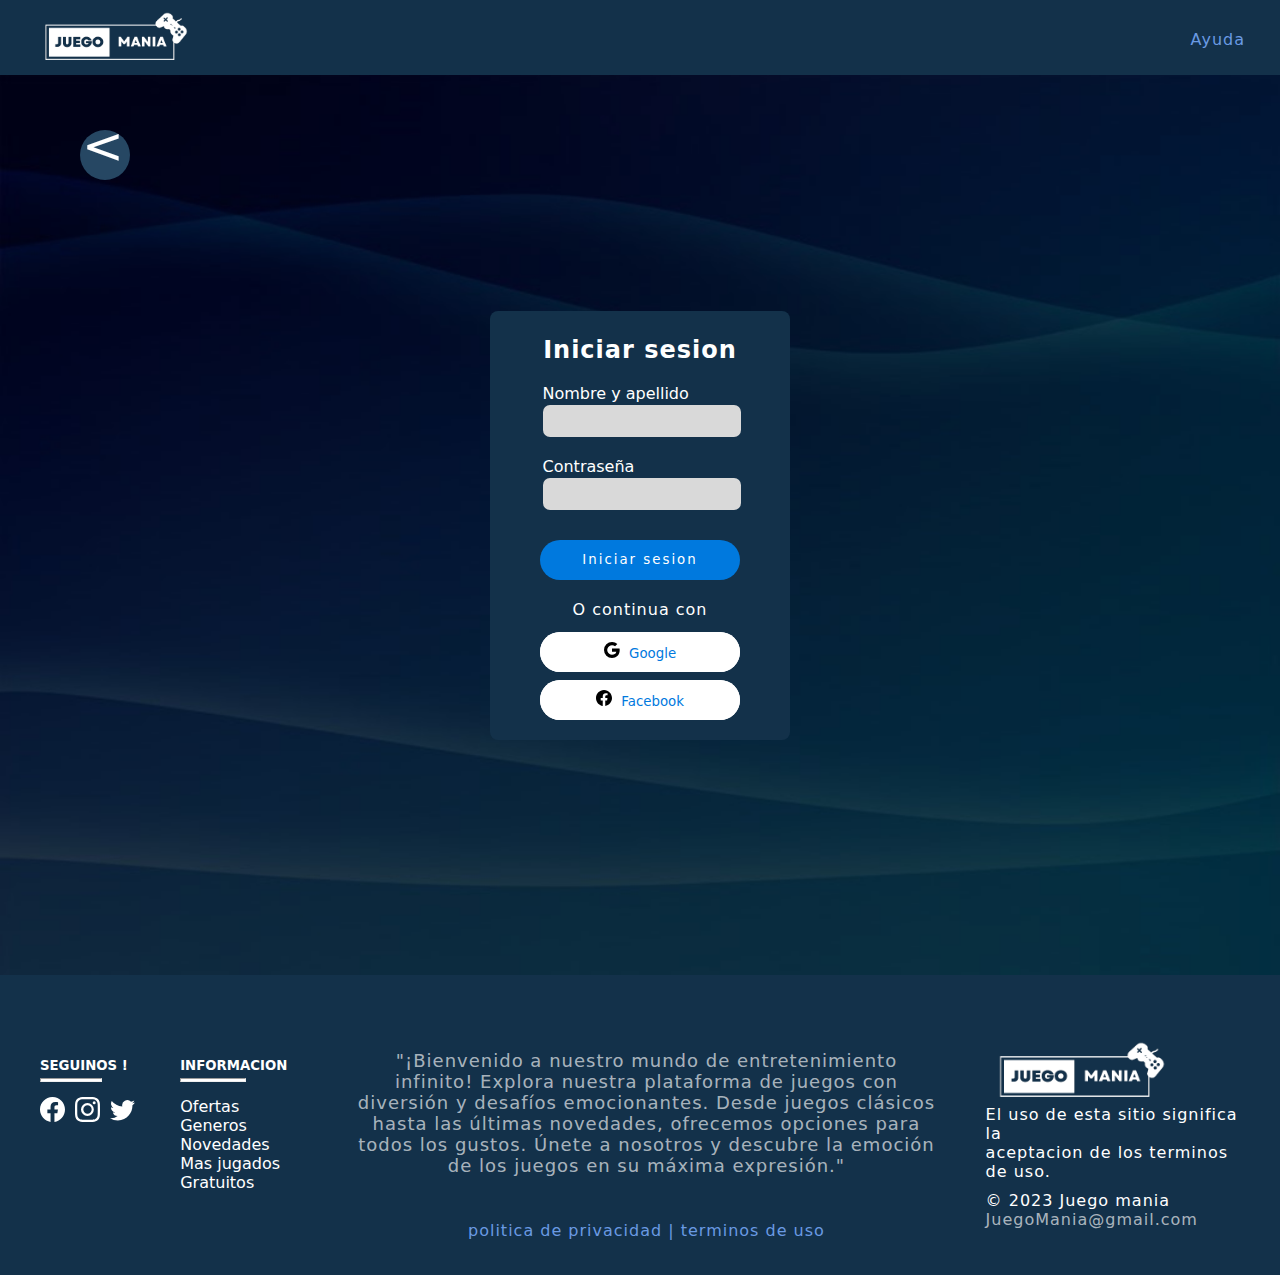
<file: iniciar_sesion.html>
<!DOCTYPE html>
<html lang="en">
<head>
    <meta charset="UTF-8">
    <meta name="viewport" content="width=device-width, initial-scale=1.0">
    <title>Document</title>
    <link rel="stylesheet" href="css/style.css">
    
</head>
<body>

    <header>
        <img class="logo-inicio" src="img/logo.png" alt="">
        <p>Ayuda</p>
    </header>

    <div class="contenedor">
        
        <button class="volver-atras"> <a href="index.html"> < </a> </button>

        <form class="form-inicio-sesion formulario" action="home.html">
            <h2>Iniciar sesion</h2>

            <div>
                <label>Nombre y apellido</label>
                <input type="text" required>
            </div>
            
            <div>
                <label>Contraseña</label>
                <input type="password" required>
            </div>

            <button class="btn10">Iniciar sesion</button>

            <p>O continua con</p>
    
            <button class="boton-secundario glow-on-hover">
                <svg xmlns="http://www.w3.org/2000/svg" width="16" height="16" fill="currentColor" class="bi bi-google logo-form" viewBox="0 0 16 16">
                    <path d="M15.545 6.558a9.42 9.42 0 0 1 .139 1.626c0 2.434-.87 4.492-2.384 5.885h.002C11.978 15.292 10.158 16 8 16A8 8 0 1 1 8 0a7.689 7.689 0 0 1 5.352 2.082l-2.284 2.284A4.347 4.347 0 0 0 8 3.166c-2.087 0-3.86 1.408-4.492 3.304a4.792 4.792 0 0 0 0 3.063h.003c.635 1.893 2.405 3.301 4.492 3.301 1.078 0 2.004-.276 2.722-.764h-.003a3.702 3.702 0 0 0 1.599-2.431H8v-3.08h7.545z"/>
                </svg>
                Google
            </button>
            <button class="boton-secundario glow-on-hover">
                <svg xmlns="http://www.w3.org/2000/svg" width="16" height="16" fill="currentColor" class="bi bi-facebook logo-form" viewBox="0 0 16 16">
                    <path d="M16 8.049c0-4.446-3.582-8.05-8-8.05C3.58 0-.002 3.603-.002 8.05c0 4.017 2.926 7.347 6.75 7.951v-5.625h-2.03V8.05H6.75V6.275c0-2.017 1.195-3.131 3.022-3.131.876 0 1.791.157 1.791.157v1.98h-1.009c-.993 0-1.303.621-1.303 1.258v1.51h2.218l-.354 2.326H9.25V16c3.824-.604 6.75-3.934 6.75-7.951z"/>
                </svg>
                Facebook
            </button>
        </form>

        
    </div>

    <footer>

        <div class="primero">
            <div>

                <h5>SEGUINOS !</h5>
                <hr class="subrayado">
                <svg xmlns="http://www.w3.org/2000/svg" width="25" height="25" fill="currentColor" class="bi bi-facebook" viewBox="0 0 16 16">
                    <path d="M16 8.049c0-4.446-3.582-8.05-8-8.05C3.58 0-.002 3.603-.002 8.05c0 4.017 2.926 7.347 6.75 7.951v-5.625h-2.03V8.05H6.75V6.275c0-2.017 1.195-3.131 3.022-3.131.876 0 1.791.157 1.791.157v1.98h-1.009c-.993 0-1.303.621-1.303 1.258v1.51h2.218l-.354 2.326H9.25V16c3.824-.604 6.75-3.934 6.75-7.951z"/>
                </svg>
                <svg xmlns="http://www.w3.org/2000/svg" width="25" height="25" fill="currentColor" class="bi bi-instagram" viewBox="0 0 16 16">
                    <path d="M8 0C5.829 0 5.556.01 4.703.048 3.85.088 3.269.222 2.76.42a3.917 3.917 0 0 0-1.417.923A3.927 3.927 0 0 0 .42 2.76C.222 3.268.087 3.85.048 4.7.01 5.555 0 5.827 0 8.001c0 2.172.01 2.444.048 3.297.04.852.174 1.433.372 1.942.205.526.478.972.923 1.417.444.445.89.719 1.416.923.51.198 1.09.333 1.942.372C5.555 15.99 5.827 16 8 16s2.444-.01 3.298-.048c.851-.04 1.434-.174 1.943-.372a3.916 3.916 0 0 0 1.416-.923c.445-.445.718-.891.923-1.417.197-.509.332-1.09.372-1.942C15.99 10.445 16 10.173 16 8s-.01-2.445-.048-3.299c-.04-.851-.175-1.433-.372-1.941a3.926 3.926 0 0 0-.923-1.417A3.911 3.911 0 0 0 13.24.42c-.51-.198-1.092-.333-1.943-.372C10.443.01 10.172 0 7.998 0h.003zm-.717 1.442h.718c2.136 0 2.389.007 3.232.046.78.035 1.204.166 1.486.275.373.145.64.319.92.599.28.28.453.546.598.92.11.281.24.705.275 1.485.039.843.047 1.096.047 3.231s-.008 2.389-.047 3.232c-.035.78-.166 1.203-.275 1.485a2.47 2.47 0 0 1-.599.919c-.28.28-.546.453-.92.598-.28.11-.704.24-1.485.276-.843.038-1.096.047-3.232.047s-2.39-.009-3.233-.047c-.78-.036-1.203-.166-1.485-.276a2.478 2.478 0 0 1-.92-.598 2.48 2.48 0 0 1-.6-.92c-.109-.281-.24-.705-.275-1.485-.038-.843-.046-1.096-.046-3.233 0-2.136.008-2.388.046-3.231.036-.78.166-1.204.276-1.486.145-.373.319-.64.599-.92.28-.28.546-.453.92-.598.282-.11.705-.24 1.485-.276.738-.034 1.024-.044 2.515-.045v.002zm4.988 1.328a.96.96 0 1 0 0 1.92.96.96 0 0 0 0-1.92zm-4.27 1.122a4.109 4.109 0 1 0 0 8.217 4.109 4.109 0 0 0 0-8.217zm0 1.441a2.667 2.667 0 1 1 0 5.334 2.667 2.667 0 0 1 0-5.334z"/>
                </svg>
                <svg xmlns="http://www.w3.org/2000/svg" width="25" height="25" fill="currentColor" class="bi bi-twitter" viewBox="0 0 16 16">
                    <path d="M5.026 15c6.038 0 9.341-5.003 9.341-9.334 0-.14 0-.282-.006-.422A6.685 6.685 0 0 0 16 3.542a6.658 6.658 0 0 1-1.889.518 3.301 3.301 0 0 0 1.447-1.817 6.533 6.533 0 0 1-2.087.793A3.286 3.286 0 0 0 7.875 6.03a9.325 9.325 0 0 1-6.767-3.429 3.289 3.289 0 0 0 1.018 4.382A3.323 3.323 0 0 1 .64 6.575v.045a3.288 3.288 0 0 0 2.632 3.218 3.203 3.203 0 0 1-.865.115 3.23 3.23 0 0 1-.614-.057 3.283 3.283 0 0 0 3.067 2.277A6.588 6.588 0 0 1 .78 13.58a6.32 6.32 0 0 1-.78-.045A9.344 9.344 0 0 0 5.026 15z"/>
                </svg>

            </div>
            <div>
                <h5>INFORMACION</h5>
                <hr class="subrayado">
                <ul>
                    <li>Ofertas</li>
                    <li>Generos</li>
                    <li>Novedades</li>
                    <li>Mas jugados</li>
                    <li>Gratuitos</li>
                </ul>
            </div>
        </div>

        <div class="segundo">
            <p>
                "¡Bienvenido a nuestro mundo de entretenimiento </br> infinito! Explora nuestra plataforma de juegos con </br> diversión y 
                desafíos emocionantes. Desde juegos clásicos </br> hasta las últimas novedades, ofrecemos opciones para </br> todos los gustos.
                 Únete a nosotros y descubre la emoción </br> de los juegos en su máxima expresión."
            </p>
            <p class="footer-inicio">politica de privacidad | terminos de uso </p>
        </div>

        <div class="tercero">
            <img class="logo-inicio" src="img/logo.png" alt="">
            <p>El uso de esta sitio significa la </br> aceptacion de los terminos de uso.</p>
            <p>© 2023 Juego mania </br> <span>JuegoMania@gmail.com</span></p>
            
        </div>

    </footer>


    
</body>
</html>
</file>
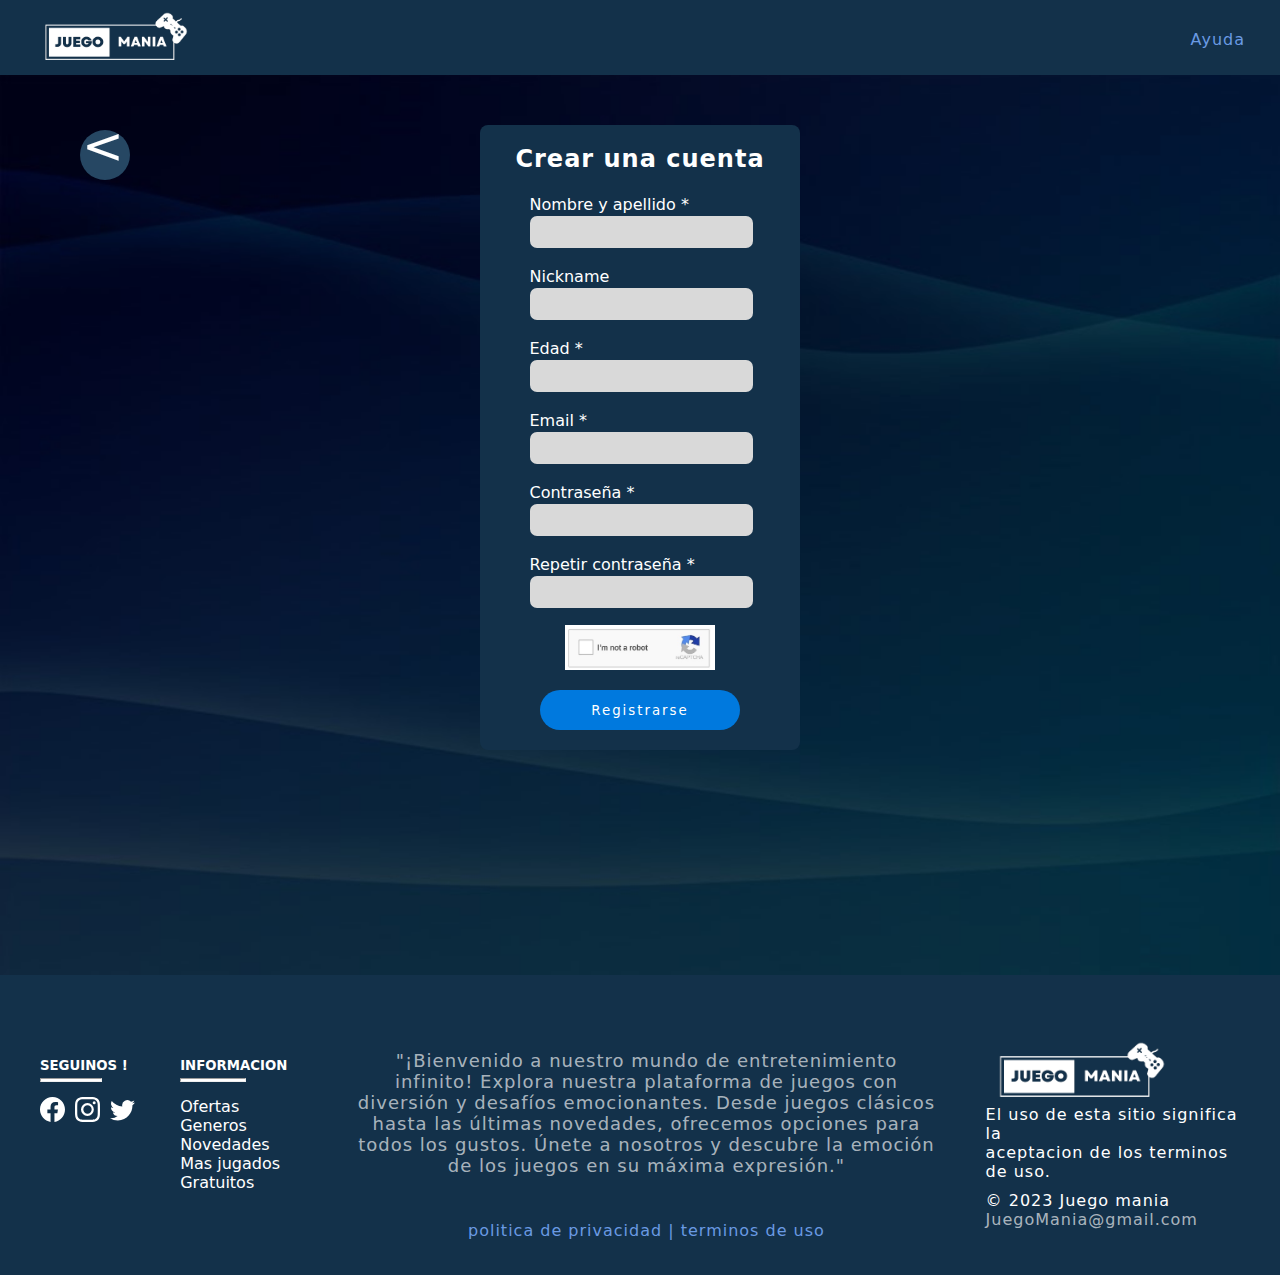
<file: registrarse.html>
<!DOCTYPE html>
<html lang="en">
<head>
    <meta charset="UTF-8">
    <meta name="viewport" content="width=device-width, initial-scale=1.0">
    <title>Document</title>
    <link rel="stylesheet" href="css/style.css">
    <link rel="stylesheet" href="css/redireccion.css">
</head>
<body>

    
    <header>
        <img class="logo-inicio" src="img/logo.png" alt="">
        <p>Ayuda</p>
    </header>


    <div class="contenedor">
        <button class="volver-atras"> <a href="index.html"> < </a> </button>

        <form id="miFormulario"  class="formulario-registro formulario" >
            <h2>Crear una cuenta</h2>

            <div>
                <label>Nombre y apellido *</label>
                <input type="text" id="nombre" name="nombre">
            </div>

            <div>
                <label>Nickname</label>
                <input type="text"  id="nickname" name="nickname">
            </div>

            <div>
                <label>Edad * </label>
                <input type="number" id="edad" name="edad">
            </div>

            <div>
                <label>Email *</label>
                <input type="email" id="email" name="email" >
            </div>

            <div>
                <label>Contraseña *</label>
                <input type="password" id="contrasena" name="contrasena">
            </div>

            <div>
                
                <label>Repetir contraseña *</label>
                <input type="password" id="confirmarContrasena" name="confirmarContrasena" >
            </div>

            <img src="img/recaptcha.png" alt="" width="150px" height="45px">

            
            <button type="button" id="enviar" class="btn10">Registrarse</button>

        </form>

        <div id="mensajeRegistro" class="registro-exitoso">
            Registro exitoso. ¡Gracias!
        </div>
    
        <div id="mensajeError" class="registro-error">
            Por favor, completa todos los campos y asegúrate de que las contraseñas coincidan.
        </div>

    </div>

    <footer>

        <div class="primero">
            <div>

                <h5>SEGUINOS !</h5>
                <hr class="subrayado">
                <svg xmlns="http://www.w3.org/2000/svg" width="25" height="25" fill="currentColor" class="bi bi-facebook" viewBox="0 0 16 16">
                    <path d="M16 8.049c0-4.446-3.582-8.05-8-8.05C3.58 0-.002 3.603-.002 8.05c0 4.017 2.926 7.347 6.75 7.951v-5.625h-2.03V8.05H6.75V6.275c0-2.017 1.195-3.131 3.022-3.131.876 0 1.791.157 1.791.157v1.98h-1.009c-.993 0-1.303.621-1.303 1.258v1.51h2.218l-.354 2.326H9.25V16c3.824-.604 6.75-3.934 6.75-7.951z"/>
                </svg>
                <svg xmlns="http://www.w3.org/2000/svg" width="25" height="25" fill="currentColor" class="bi bi-instagram" viewBox="0 0 16 16">
                    <path d="M8 0C5.829 0 5.556.01 4.703.048 3.85.088 3.269.222 2.76.42a3.917 3.917 0 0 0-1.417.923A3.927 3.927 0 0 0 .42 2.76C.222 3.268.087 3.85.048 4.7.01 5.555 0 5.827 0 8.001c0 2.172.01 2.444.048 3.297.04.852.174 1.433.372 1.942.205.526.478.972.923 1.417.444.445.89.719 1.416.923.51.198 1.09.333 1.942.372C5.555 15.99 5.827 16 8 16s2.444-.01 3.298-.048c.851-.04 1.434-.174 1.943-.372a3.916 3.916 0 0 0 1.416-.923c.445-.445.718-.891.923-1.417.197-.509.332-1.09.372-1.942C15.99 10.445 16 10.173 16 8s-.01-2.445-.048-3.299c-.04-.851-.175-1.433-.372-1.941a3.926 3.926 0 0 0-.923-1.417A3.911 3.911 0 0 0 13.24.42c-.51-.198-1.092-.333-1.943-.372C10.443.01 10.172 0 7.998 0h.003zm-.717 1.442h.718c2.136 0 2.389.007 3.232.046.78.035 1.204.166 1.486.275.373.145.64.319.92.599.28.28.453.546.598.92.11.281.24.705.275 1.485.039.843.047 1.096.047 3.231s-.008 2.389-.047 3.232c-.035.78-.166 1.203-.275 1.485a2.47 2.47 0 0 1-.599.919c-.28.28-.546.453-.92.598-.28.11-.704.24-1.485.276-.843.038-1.096.047-3.232.047s-2.39-.009-3.233-.047c-.78-.036-1.203-.166-1.485-.276a2.478 2.478 0 0 1-.92-.598 2.48 2.48 0 0 1-.6-.92c-.109-.281-.24-.705-.275-1.485-.038-.843-.046-1.096-.046-3.233 0-2.136.008-2.388.046-3.231.036-.78.166-1.204.276-1.486.145-.373.319-.64.599-.92.28-.28.546-.453.92-.598.282-.11.705-.24 1.485-.276.738-.034 1.024-.044 2.515-.045v.002zm4.988 1.328a.96.96 0 1 0 0 1.92.96.96 0 0 0 0-1.92zm-4.27 1.122a4.109 4.109 0 1 0 0 8.217 4.109 4.109 0 0 0 0-8.217zm0 1.441a2.667 2.667 0 1 1 0 5.334 2.667 2.667 0 0 1 0-5.334z"/>
                </svg>
                <svg xmlns="http://www.w3.org/2000/svg" width="25" height="25" fill="currentColor" class="bi bi-twitter" viewBox="0 0 16 16">
                    <path d="M5.026 15c6.038 0 9.341-5.003 9.341-9.334 0-.14 0-.282-.006-.422A6.685 6.685 0 0 0 16 3.542a6.658 6.658 0 0 1-1.889.518 3.301 3.301 0 0 0 1.447-1.817 6.533 6.533 0 0 1-2.087.793A3.286 3.286 0 0 0 7.875 6.03a9.325 9.325 0 0 1-6.767-3.429 3.289 3.289 0 0 0 1.018 4.382A3.323 3.323 0 0 1 .64 6.575v.045a3.288 3.288 0 0 0 2.632 3.218 3.203 3.203 0 0 1-.865.115 3.23 3.23 0 0 1-.614-.057 3.283 3.283 0 0 0 3.067 2.277A6.588 6.588 0 0 1 .78 13.58a6.32 6.32 0 0 1-.78-.045A9.344 9.344 0 0 0 5.026 15z"/>
                </svg>

            </div>
            <div>
                <h5>INFORMACION</h5>
                <hr class="subrayado">
                <ul>
                    <li>Ofertas</li>
                    <li>Generos</li>
                    <li>Novedades</li>
                    <li>Mas jugados</li>
                    <li>Gratuitos</li>
                </ul>
            </div>
        </div>

        <div class="segundo">
            <p>
                "¡Bienvenido a nuestro mundo de entretenimiento </br> infinito! Explora nuestra plataforma de juegos con </br> diversión y 
                desafíos emocionantes. Desde juegos clásicos </br> hasta las últimas novedades, ofrecemos opciones para </br> todos los gustos.
                 Únete a nosotros y descubre la emoción </br> de los juegos en su máxima expresión."
            </p>
            <p class="footer-inicio">politica de privacidad | terminos de uso </p>
        </div>

        <div class="tercero">
            <img class="logo-inicio" src="img/logo.png" alt="">
            <p>El uso de esta sitio significa la </br> aceptacion de los terminos de uso.</p>
            <p>© 2023 Juego mania </br> <span>JuegoMania@gmail.com</span></p>
            
        </div>

    </footer>


    <script src="js/redireccion.js"></script>
</body>
</html>
</file>
<file: css/style.css>
*{
    margin: 0;
    padding: 0;
    color: white;
    font-family: system-ui, -apple-system, BlinkMacSystemFont, 'Segoe UI', Roboto, Oxygen, Ubuntu, Cantarell, 'Open Sans', 'Helvetica Neue', sans-serif;
}


/*HEADER*/

header{
    height: 75px;
    background-color: rgb(19, 49, 74);
    display: flex;
    justify-content: space-between;
}

header p{
    color: rgb(106, 154, 227);
    position: relative;
    margin: 20px;
    top: 10px;
    right: 15px;
}

header img.logo-inicio {    
    transform: scale(.7);
}

/*FOOTER*/
/*FOOTER*/

.subrayado {
    width: 60%;
    height: 1.5px;
    background-color: rgb(255, 255, 255);
    margin-top:5px;
    margin-bottom: 15px;
 }
 
 footer{
    background-color: rgb(19, 49, 74);
    height: 300px;
    display: flex;
    justify-content: space-between;
    align-items: center;
 }
 
 footer .primero{
     margin: 20px;
     display: flex;
 }
 
 footer .primero div{
     margin: 20px;
 }
 
 footer .primero svg{
     margin-right: 5px;
 }
 
 footer .primero h5{
     margin-bottom: 0;
 }
 
 footer .primero ul{
     list-style: none;
     padding: 0;
 }
 
 
 /*segundo*/
 
 footer .segundo{
     text-align: center;
 }
 
 footer .segundo p:first-child {
     width: 100%;
     text-align: center;
     color: rgba(255, 255, 255, 0.65);
     font-size: 18px; 
     margin:45px 0px 45px 0px;
 }
 
 footer .segundo p:last-child {
     color: rgb(106, 154, 227);
     margin-bottom: 5px;
 }
 
 /*tercero*/
 
 footer .tercero{
     width:23%;
     margin: 10px;
     margin-top: 30px;
 }
 
 footer .tercero img{
     width: 180px;
     position: relative;
     left: 10px;
     top: 10px;
 }


 footer .tercero p span{
     color: rgba(255, 255, 255, 0.65);
 }

 footer .tercero p{
    width: 90%;
 }

 
/**/


.contenedor{
    background-image: url("../img/fondo3.jpeg");
    background-repeat: no-repeat;
    background-size: cover;
    min-height: 100vh;
    display: flex;
    flex-direction: column;
    justify-content: space-between;
    align-items: center;
}



.contenedor > div{
    margin: auto;
    display: flex;
    justify-content: space-evenly;
    align-items: center;
}

div.texto-bienvenida{
    display: flex;
    flex-direction: column;
    width: 55%;
}

.texto-bienvenida h1,h2,p{
    margin: 10px;
    letter-spacing: 1px;
}


.form-inicio{
    background-color: rgb(19, 49, 74);
    height: 300px;
    width: 300px;
    border-radius: 6px;
    display: flex;
    flex-direction: column;
    align-items: center;
    justify-content: flex-start;
    font-family: system-ui, -apple-system, BlinkMacSystemFont, 'Segoe UI', Roboto, Oxygen, Ubuntu, Cantarell, 'Open Sans', 'Helvetica Neue', sans-serif;
}

.form-inicio h2{
    margin-top: 10px;
    margin-bottom: 30px;
}

.logo-formulario{
    width: 150px;
    margin: 15px;
}



/*BOTONES*/

.boton-primario, .boton-secundario{
    height: 40px;
    width: 200px;
    border-radius: 23.5px;
    border: none;
    margin: 5px;
}


.boton-primario{
    background-color: rgb(0, 121, 222);
    margin-top: 30px;
}
.boton-primario a{
    color: white;
    text-decoration: none;
}

.boton-primario:hover{
    background-color: rgb(0, 81, 150); 
}

.boton-secundario{
    background-color: white;
    color: rgb(0, 121, 222);
}


.boton-secundario a{
    color: rgb(0, 121, 222);
    text-decoration: none;
}

.boton-secundario svg path{ 
    color: black;
}

.boton-secundario svg{
    margin-right: 5px;
}

.boton-secundario:hover{
    background-color: rgba(255, 255, 255, 0.651);
}


/*
FORMULARIOS
*/

.formulario{
    display: flex;
    flex-direction: column;
    align-items: center;
    background-color: rgb(19, 49, 74);
    padding-top: 15px;
    padding-bottom: 15px;
    margin: auto;
    border-radius: 8px;
}

.formulario h2, .formulario p{
    text-align: center;
}

.formulario h2{
    margin-bottom: 20px;
}

.formulario input{
    height: 32px;
    width: 220px;
    background-color: rgb(217, 217, 217);
    border: none;
    border-radius: 7px;
    margin-bottom: 20px;
    margin-top: 2px;
    transition: .6s;
    color: black;
    padding-left: 3px;
}

.formulario input:focus{
    background-color: rgb(173, 173, 173);
    transform: scale(1.1);
}

.formulario-registro{
    margin: 20px;
    margin-top: 50px;
    width:300px;
    padding-bottom: 15px;
    padding: 10px;
}

.formulario-registro img{
    margin-bottom: 10px;
}

.formulario-registro div{
    width: 75%;
    height: 70px;
    padding: 2px;
    box-sizing: border-box;
    margin-bottom: 2px;
}

.form-inicio-sesion{
    width: 300px;
}
.form-inicio-sesion input{
    width: 100%;
}
.form-inicio-sesion div{
    width: 65%;
}

.volver-atras{
    position: absolute;
    left: 80px;
    top: 130px;
    border-radius: 100px;
    height: 50px;
    width: 50px;
    border: none;
    background-color: rgb(38, 71, 99);
    font-size: 50px;
}

.volver-atras a{
    position: relative;
    bottom: 13px;
    right: 2px;
    text-decoration: none;
    color: white;
}








/*BOTONES ANIMADOS*/



.btn10{
    height: 40px;
    width: 200px;
    margin:10px 4px;
    color:white;
    text-align: center;
    position: relative;
    font-family:system-ui, -apple-system, BlinkMacSystemFont, 'Segoe UI', Roboto, Oxygen, Ubuntu, Cantarell, 'Open Sans', 'Helvetica Neue', sans-serif;
    letter-spacing: 2px;
    cursor: hand;
    border: none;
    border-radius:50px;
   
    overflow: hidden!important;
    -webkit-transition: all .3s ease-in-out;
    -moz-transition: all .3s ease-in-out;
    -o-transition: all .3s ease-in-out;
    transition: all .3s ease-in-out;
    background: rgb(0, 121,222);
    z-index:1;   
    cursor: pointer;
}

  .btn::before {
    content: '';
    position: absolute;
    bottom: 50%;
    left: 0px;
    width: 100%;
    height: 1px;
    background: #6098FF;
    display: block;
    -webkit-transform-origin: left top;
    -ms-transform-origin: left top;
    transform-origin: left top;
    -webkit-transform: scale(0, 1);
    -ms-transform: scale(0, 1);
    transform: scale(0, 1);
    -webkit-transition: transform 0.4s cubic-bezier(1, 0, 0, 1);
    transition: transform 0.4s cubic-bezier(1, 0, 0, 1)
  }
  
  .btn:hover::before {
    -webkit-transform-origin: right top;
    -ms-transform-origin: right top;
    transform-origin: right top;
    -webkit-transform: scale(1, 1);
    -ms-transform: scale(1, 1);
    transform: scale(1, 1)
  }

.btn10:hover{
    border: 1px solid #071982;
    color: #80f2ff!important;
}
.btn10::before {
    content: '';
    width: 0%;
    height: 100%;
    display: block;
    background: #071982;
    position: absolute;
    -ms-transform: skewX(-20deg);
    -webkit-transform: skewX(-20deg); 
    transform: skewX(-20deg);   
    left: -10%;
    opacity: 1;
    top: 0;
    z-index: -12;
    -moz-transition: all .7s cubic-bezier(0.77, 0, 0.175, 1);
  -o-transition: all .7s cubic-bezier(0.77, 0, 0.175, 1);
  -webkit-transition: all .7s cubic-bezier(0.77, 0, 0.175, 1);
  transition: all .7s cubic-bezier(0.77, 0, 0.175, 1);
     box-shadow:2px 0px 14px rgba(0,0,0,.6);
  } 

.btn10::after {
    content: '';
    width: 0%;
    height: 100%;
    display: block;
    background: #80ffd3;
    position: absolute;
  -ms-transform: skewX(-20deg);
    -webkit-transform: skewX(-20deg); 
    transform: skewX(-20deg);   
    left: -10%;
    opacity: 0;
    top: 0;
    z-index: -15;
    -webkit-transition: all .94s cubic-bezier(.2,.95,.57,.99);
    -moz-transition: all .4s cubic-bezier(.2,.95,.57,.99);
    -o-transition: all .4s cubic-bezier(.2,.95,.57,.99);
    transition: all .4s cubic-bezier(.2,.95,.57,.99);
    box-shadow: 2px 0px 14px rgba(0,0,0,.6);
}
.btn10:hover::before, .btn1O:hover::before{
  opacity:1;
  width: 116%;
}
.btn10:hover::after, .btn1O:hover::after{
  opacity:1;
  width: 120%;
}

.btn10 a{
    color: white;
    text-decoration: none;
}

/*SEGUNDO BOTON ANIMADO*/

.glow-on-hover a{
    text-decoration: none;
}

.glow-on-hover {
    margin-top: 3px;
    width: 200px;
    height: 40px;
    border: none;
    outline: none;
    color: rgb(0, 121, 222);
    background: white;
    cursor: pointer;
    position: relative;
    z-index: 0;
    border-radius: 30px;
    font-family: system-ui, -apple-system, BlinkMacSystemFont, 'Segoe UI', Roboto, Oxygen, Ubuntu, Cantarell, 'Open Sans', 'Helvetica Neue', sans-serif;
}

.glow-on-hover:before {
    content: '';
    background: linear-gradient(45deg, #ff0000, #ff7300, #fffb00, #48ff00, #00ffd5, #002bff, #7a00ff, #ff00c8, #ff0000);
    position: absolute;
    top: -2px;
    left:-2px;
    background-size: 400%;
    z-index: -1;
    filter: blur(9px);
    width: calc(100% + 5px);
    height: calc(100% + 5px);
    animation: glowing 10s linear infinite;
    opacity: 0;
    transition: opacity .5s ease-in-out;
    border-radius: 30px;
}

.glow-on-hover:active {
    color: #000;
}

.glow-on-hover:active:after {
    background: transparent;
}

.glow-on-hover:hover:before {
    opacity: 1;
}

.glow-on-hover:after {
    z-index: -1;
    content: '';
    position: absolute;
    width: 100%;
    height: 100%;
    background: white;
    left: 0;
    top: 0;
    border-radius: 30px;
}

@keyframes glowing {
    0% { background-position: 0 0; }
    50% { background-position: 400% 0; }
    100% { background-position: 0 0; }
}
</file>
<file: css/Home-style.css>
*{
    margin: 0;
    padding: 0;
    color: white;
    font-family: system-ui, -apple-system, BlinkMacSystemFont, 'Segoe UI', Roboto, Oxygen, Ubuntu, Cantarell, 'Open Sans', 'Helvetica Neue', sans-serif;
}


.header-home{
    position: relative;
    height: 75px;
    background-color: rgb(19, 49, 74);
    display: flex;
    justify-content: space-between;
}

.hamburguesa{
    color: white;
    height: 35px;
    width: 35px;
    position: relative;
    top: 25px;
    left: 25px;
    margin-right: 20px;
    cursor: pointer;
}

.hamburguesa:hover{
    background-color: rgb(4, 28, 48);
    border-radius: 5px;
}

.logo-home{
    transform: scale(0.8);
}

.container{
    background-color: rgb(29, 33, 37);
    min-height: 100vh;
    padding-bottom: 50px;
}

.container-home{
    padding-top: 50px;
}

svg{
    color: white;
}

div.menu-logo{
    display: flex;
}


/*BARRA DE NAVEGACION*/

.busqueda{
    width: 30%;
}

.barra-navegacion{
    height: 40px;
    width: 100%;
    background-color: rgb(38, 71, 99);
    border: none;
    border-radius: 10px;
    text-align: start;
    padding: 15px;
    box-sizing: border-box;
    position: relative;
    top: 20px;
    right: 70px;
    font-size: 16px;
}

.lupa-busqueda{
    color: gray;
    position: absolute;
    top: 45%;
    left: 63%;
    transform: scale(1.2);
}


/*CARRITO Y USER*/

.carrito-usuario{
    margin-top: 30px;
    margin-right: 10px;
    display: flex;
}

.carrito-usuario svg {
    transform: scale(2);
    margin-right:40PX;
}



/*FOOTER*/

.subrayado {
    width: 60%;
    height: 1.5px;
    background-color: rgb(255, 255, 255);
    margin-top:5px;
    margin-bottom: 15px;
 }
 
 footer{
    background-color: rgb(19, 49, 74);
    height: 300px;
    display: flex;
    justify-content: space-between;
    align-items: center;
 }
 
 footer .primero{
     margin: 20px;
     display: flex;
 }
 
 footer .primero div{
     margin: 20px;
 }
 
 footer .primero svg{
     margin-right: 5px;
 }
 
 footer .primero h5{
     margin-bottom: 0;
 }
 
 footer .primero ul{
     list-style: none;
     padding: 0;
 }
 
 
 /*segundo*/
 
 footer .segundo{
     text-align: center;
 }
 
 footer .segundo p:first-child {
     width: 100%;
     text-align: center;
     color: rgba(255, 255, 255, 0.65);
     font-size: 18px; 
     margin:45px 0px 45px 0px;
 }
 
 footer .segundo p:last-child {
     color: rgb(106, 154, 227);
     margin-bottom: 5px;
 }
 
 /*tercero*/
 
 footer .tercero{
    width:23%;
    margin: 10px;
    margin-top: 30px;
}

footer .tercero img{
    width: 180px;
    position: relative;
    left: 0px;
    top: 0px;
}


footer .tercero p span{
    color: rgba(255, 255, 255, 0.65);
}

footer .tercero p{
   width: 90%;
}
 


 /*MENU DESPLEGABLE*/

.menu{
    list-style: none;
    background-color: rgb(4, 28, 48);
    padding: 1% 2% 2% 2%;
    width: 8%;
    border-radius: 3px;
    position: absolute;
    left: 1%;
    display: none;
    z-index: 2;
}

/*VISIBLE*/
.visible{
    display: block;
}

.menu hr{
    width: 85%;
    margin-top: 5px;
    margin-bottom: 8px;
}

.menu li{
    margin: 5%;
    padding-left: 10%;
} 

.menu li:hover{
    text-decoration: underline;
} 

.cruz-menu{
    cursor: pointer;
    position: relative;
    left: 100%;
    transform: scale(1.3);
    border: 1px solid white;
}


/*CARRITO DESPLEGABLE*/


.bi-cart2,.bi-person-circle{
    cursor: pointer;
}

.bi-cart2:hover{
    background-color: rgb(4, 28, 48);
    border-radius: 30%;
}

.carrito{
    position: absolute;
    background-color: rgb(4, 28, 48); 
    width: 20%;
    right: 5%;
    padding: 1%;
    text-align: center;
    display: none;
    z-index: 2;
}

.carrito hr{
    width: 45%;
    margin: auto;
    margin-bottom: 3%;
}

.carrito h3{
    margin-bottom: 2%;
}

.juegos-carrito{
    display: flex;
}

.juegos-carrito div{
    display: flex;
    align-items: center;
    margin: 2%;
}

.juegos-carrito img{
    width: 25%;
    border-radius: 5px;
    margin-right: 5%;
}

.juegos-carrito div:last-child p{
    margin-right: 15px;
}

hr.separador {
    width: 80%;
    margin-top: 2%;
    margin-bottom: 5%;
}


.precio-carrito{
    display: flex;
    justify-content: space-between;
    text-align: start;
    margin-right: 10%;
    margin-left: 10%;
    margin-top: 2.5%;
}

.total {
    font-size: 18px;
}

.cruz-carrito{
    cursor: pointer;
    position: relative;
    left: 45%;
    transform: scale(1.3);
    border: 1px solid white;
}

.carrito-visible{
    display: block;
}

.carrito button{
    margin-top: 20px;
    border: none;
    border-radius: 20px;
    height: 40px;
    width: 180px;
    background-color:rgb(0, 121, 222);
    cursor: pointer;
}

.carrito button:hover{
    background-color: rgb(0, 81, 150);
}


/*USER DESPLEGABLE*/

.perfil{
    width: 15%;
    background-color: rgb(4, 28, 48);
    padding: 0% 1% 1% 1%;
    border-radius: 3px;
    position: absolute;
    right: 2%;
    display: none;
    z-index: 2;
}

.perfil div{
    text-align: center;
    margin: 5% 5% 15%5%;
}

.perfil div p{
    color: rgba(255, 255, 255, 0.578);
}

.perfil div img{
    width: 25%;
    height: 48px;
    border-radius: 100%;
}

.perfil p{
    margin: 3.5%;
}

.perfil p a{
    text-decoration: none;
}

.perfil p:hover, a:hover{
    text-decoration: underline;
}

.perfil hr{
    width: 60%;
}

.cruz-user{
    position: relative;
    left: 90%;
    cursor: pointer;
    transform: scale(1.3);
    border: 1px solid white;
    margin-top: 15px;
}

.user-visible{
    display: block;
}

.bi-person-circle:hover{
    background-color: rgb(4, 28, 48);
    border-radius: 100%;
}






  /*PRELOADER PARA HOME*/

  

  .loader-wrapper {
    position: fixed;
    top: 0;
    left: 0;
    width: 100%;
    height: 100%;
    background-color: rgba(0, 0, 0, 0.8);
    display: flex;
    justify-content: center;
    align-items: center;
    z-index: 9999;
    transition: opacity 0.5s;
}

.loader {
    border: 4px solid #f3f3f3;
    border-top: 4px solid #3498db;
    border-radius: 50%;
    width: 50px;
    height: 50px;
    animation: spin 2s linear infinite;
}

@keyframes spin {
    0% { transform: rotate(0deg); }
    100% { transform: rotate(360deg); }
}


.progress-bar {
    position: absolute;
    width: 30%;
    height: 20px;
    background-color: #ccc;
    bottom: 40%;
    border-radius: 30px;
}

.progress {
    height: 100%;
    background-color: #3498db;
    transition: width 0.1s ease-in-out;
    border-radius: 30px;
}

.percentage {
    position: absolute;
    bottom: 2px;
    left: 50%;
    transform: translateX(-50%);
    color: black;
}
  



/*RESPONSIVE: DISEÑO MOBILE*/

@media(max-width:400px){


/*HEADER*/
    
    /*menu hamburguesa y logo*/
    .menu-logo{
        width: 30%;
    }

    .hamburguesa{
        position: absolute;
        margin: 0;
        transform: scale(.9);
        left: 2%;
    }

    .logo-home{
        transform: scale(0.6);
        margin: 0;
    }

        /*menu desplegable*/
        .menu{
            width: 35%;
        }

        .cruz-menu{
            left: 85%;
            top: 10px;
            transform: scale(1.1);
        }


    /*barra de navegacion*/
    .busqueda{
        display: none;
    }


    /*carrito y perfil*/
    .carrito-usuario{
        width: 30%;
        align-items: baseline;
        justify-content: center;
        margin-right: 0;
    }

    .carrito-usuario svg{
        margin-right: 5%;
        margin-left: 15%;
        transform: scale(1.7);
    }

        /*carrito desplegable*/
        .carrito{
            width: 60%;
            right: 8%;
        }

        .cruz-carrito{
            left: 40%;
            top: 8px;
        }

        /*perfil desplegable*/
        .perfil{
            width: 55%;
        }

        .cruz-user{
            left: 86%; 
            transform: scale(1.3);
        }

/*FOOTER*/
    .footer{
        flex-direction: column-reverse;
        height: 100%;
        padding: 5%;
    }

    .footer .tercero{
        display: none;
    }

}
</file>
<file: css/cuatro_en_linea.css>
.breadcrums{
    padding: 35px;
    margin-left: 5%;
    font-size: 18px;
}

.breadcrums a{
  color:rgb(106, 154, 227);  
}

.fondo-juego{
    text-align: center;
    margin: auto; 
    width: 85%;
    height: 650px;
    background-color: rgb(19, 49, 74);
    border-radius: 5px;
    display: flex;
    justify-content: space-evenly;
    align-items:center ;
}

.fondo-juego svg{
    position: absolute;
    top:104%;
    right: 9%;
    width: 2%;
    height: 3%;
    background-color: rgb(38, 71, 99);
    padding: 3px;
    border-radius: 5px;
}

.cuatro-en-linea{
    height: 570px;
    width: 730px;
}

.cuatro-en-linea img{
    width: 100%;
    border-radius: 5px;
    cursor: pointer;
}

.turno,.compartir{
    text-decoration: underline;
    margin: 10px;
}

.turno{
    font-size: 15px;
}



.compartir{
    width: 10%;
    padding-top: 0;
    margin-left: 8%;
    margin-top: 1%;
    font-size: 22px;
    cursor: pointer;
}


/*CAJA COMPARTIR*/


.caja-compartir{
    width: 600px;
    height: 270px;
    background-color: rgb(60, 92, 119);
    border-radius: 10px;
    margin: 40px;
    position:absolute;
    right:400px;
    font-size: 20px;
    display: none;
    z-index: 2;
    box-shadow: 20px 20px 150px 100px black;
}

.caja-compartir-visible{
    display: block;
}

.compartir-titulo{
   padding: 22px;
}

.redes-sociales{
    height: 40%;
    display: flex;
    text-align: center;
    font-size: 12px;
    margin-left: 30px;
}

.redes-sociales svg{
    width: 30px;
    height: 30px;
    cursor: pointer;
}

.redes-sociales p:hover{
    text-decoration: underline;
    cursor: pointer;
}

.redes-sociales div{
    margin: 20px;
    margin-top: 3%;
    margin-bottom: 0;
}

.redes-sociales p{
    font-size: 17px;
}

.link-juego{
    margin-left: 6%;
    margin-top: 10px;
}

.link-juego input{
    width: 350px;
    height: 36px;
    border: none;
    border-radius: 10px;
    background-color: white;
    padding: 5px;
    font-size: 15px;
    text-align: center;
}

.link-juego button{
    width:160px;
    height: 40px;
    border: none;
    border-radius:22px;
    background-color: rgb(0, 121, 222);
    margin-left: 5px;
}

.link-juego button:hover{
    background-color: rgb(0, 81, 150);
    cursor: pointer;
}

.cerrar-compartir{
    position: absolute;
    left: 93%;
    top: 5%;
    cursor: pointer;
}




/***/


.fondo-juego p{
    font-size: 25px;
}

.info-juego{
    display: flex;
    margin-top: 3%;
}

.instrucciones{
    width: 50%;
    margin: 5%;
    margin-top: 0;
    padding: 0% 0% 0% 5%;
}

.instrucciones h2{
    margin: 3%;
    margin-top: 7%;
    margin-left: 0;
}

.instrucciones{
    margin-right: 5%;
}

.instrucciones img{
    transform: scale(.9);
    margin-left: 5%;
}



.gameplay{
    width: 50%;
    padding: 0;
    padding-right:0;
    padding-left: 3.5%;
    margin-bottom:5%;
    border-left: 1px solid white;
}

.gameplay h3{
    margin: 2%;
}

.gameplay img{
    margin-bottom: 5%;
    margin-right: 1%;
}

.foto-perfil{
    width: 60px;
    height: 55px;
    border-radius: 100%;
    margin-right: 10px;
}
  


/*BOTONES*/
.btn-comentar,.btn-cancelar{
    height: 35px;
    width: 150px;
    border-radius: 23.5px;
    border: none;
    margin: 5px;
    cursor: pointer;
    font-size: 16px;
    text-align:center;
}

.btn-comentar{
    background-color: rgb(0, 121, 222);
}

.btn-comentar:hover{
    background-color: rgb(0, 81, 150); 
}


.btn-cancelar{
    background-color: white;
    color: rgb(0, 121, 222);
    width: 120px;
}

.btn-cancelar:hover{
    background-color: rgba(255, 255, 255, 0.651);
}


/*COMENTARIO INPUT*/

.comentario-input{
    display: flex;
    justify-content: flex-start;
    align-items: center;
}



/*COMENTARIOS*/
.comentarios{
    margin-left: 9%;
}

.comentarios h2{
    margin-bottom: 30px;
}

.comentarios input{
    border: none;
    width: 800px;
    background: transparent;
    border-bottom: 1px solid white;
    padding:5px;
    margin-bottom: 0;
}

.botones-comentario{
    display: flex;
    justify-content: flex-end;
    width: 880px;
    margin: 3px;
    margin-top:0;
}



/*5 COMENTARIOS*/


.opiniones-usuarios{
    padding: 10px;
    margin-left: 10%;
    margin-top: 1%;
    padding-bottom: 3%;
}

.opiniones-usuarios h4{
    margin: 20px;
    font-size: 18px;
}

.espacio{
    margin-left: 25px;
    color: rgba(255, 255, 255, 0.567);
}

.opiniones{
    display: flex;
    margin-left: 3%;
    margin-bottom: 2%;
}

.opiniones p{
    margin:5px;
    margin-bottom:7px
}

.opiniones p:first-child{
    color: rgba(255, 255, 255, 0.566);
}

.opiniones img{
    margin: 8px;
}
</file>
<file: css/carrusel.css>
/*CARRUSEL*/

/*

card
    _destacadas
    _cards normales

clase de botones 
    _boton jugar
    _boton agregar a carrito
    _boton agregado

etiqueta
    _gratis
    _precio

*/

.card{
    height: 370px;
    width: 300px;
    background-color: rgb(60, 92, 119);
    border-radius: 18px;
    text-align: center;
    display: flex;
    flex-direction: column;
    align-items: center;
    margin-right: 20px;
    margin-left: 20px;
    position: relative;
    transition:.5s;
}

.card img{
    width: 100%;
    height: 63%;
    z-index: 0;
    border-radius: 18px 18px 0 0;
    filter: brightness(.8);
}

.card p{
    font-size: 20px;
    margin-top: 5%;
    margin-bottom:1%;
}

.card hr{
    width: 55%;
    margin-bottom: 5%;
}


.carrusel-cards{
    display: flex;
    background: linear-gradient(180deg, rgba(21.43, 58.97, 90.25, 0) 0%, #13314A 23%, rgba(19.03, 49.10, 74.16, 0.99) 77%, rgba(21.92, 58.61, 89.19, 0) 100%);
    perspective: 1000px;
    perspective-origin: center;
}


/*BOTONES*/

.jugar-4linea, .jugar-4linea:hover{
    text-decoration: none;
}

.btn{
    width: 180px;
    height: 40px;
    font-size: 20px;
    border: none;
    border-radius: 30px;
    box-shadow: 5px 3px rgba(41, 41, 41, 0.308);
    margin-bottom: 0;
}

.btn-desbloqueado:hover{
    background-color: rgb(0,81,150);
    cursor: pointer;
}

/* CARDS GRATIS */ /* CARDS AGREGAR AL CARRITO */

.btn-desbloqueado{
    background-color: rgb(0, 121, 222);
}


/* CARDS AGREGADO */

.btn-bloqueado{
    background-color:rgb(38, 71, 99) ;
    color: rgba(255, 255, 255, 0.516);
}



/*ETIQUETA*/

.etiqueta{
    position: absolute;
    left: 70%;
    top: 5%;
    width: 30%;
    font-size: 20px;
    padding: 5px;
    z-index: 1;
}

/*ETIQUETA GRATIS*/
.etiqueta-gratis{
    background-color: rgb(59, 184, 0);
}


/*ETIQUETA CON PRECIO*/
.etiqueta-precio{
    background-color: rgb(221, 145, 4);
}



/* estilos de swiper*/
.swiper {
    margin: 20px;
    width: 100%;
    height: 100%;
  }

  
  .swiper .card .btn{
    margin: 3px;
    margin-bottom: 20px;
  }

  .btn{
    margin-top: 20%;
    margin-bottom: 10px;
  }


  /*editado del video*/

  .slide-content, .slide-content-deportes,.slide-content-accion,.slide-content-aventura{
    margin: 0 40px;
    padding: 20px;
  }


  div.card,div.card2{
    background-color: rgb(60, 92, 119);
    border-radius: 18px;
    text-align: center;
    display: flex;
    flex-direction: column;
    align-items: center;
    margin: 1px;
    position: relative;
    transition:.5s;
  }

  div.card{
    height: 380px;
  }

  div.card2{
    height: 310px;
  }


  div.card:hover{
    transform: rotateY(30deg);
    transition: .3s;
  }

  .card-wrapper{
    perspective:3500px;
    perspective-origin: center;
  }

  .slider-container{
    margin-top:0;
    margin-bottom: 3%;
    background: linear-gradient(180deg, rgba(21.43, 58.97, 90.25, 0) 0%, #13314A 23%, rgba(19.03, 49.10, 74.16, 0.99) 77%, rgba(21.92, 58.61, 89.19, 0) 100%);
  }

  /*titulo de las secciones*/

  h1.recomendado,h2.secciones{
    width: 60%;
    margin: 10px;
    margin-left: 4%;
    margin-bottom: 1%;
  }

  hr.linea-seccion{
    margin-left: 4%;
    margin-bottom: 0;
    width: 50%;
  }

  .contenedor-aventura{
    margin-bottom: 0;
  }

  /*FLECHAS PARA MOVER CARRUSELES*/
  .swiper-button-next,.swiper-button-prev{
    background-color: rgba(180, 180, 180, 0.778);
    border-radius: 20%;
    padding: 8px;
  }


  /*BOTONES*/


  .btn-2 {
    height: 43px;
    display: flex;
    justify-content: center;
    align-items: center;
    flex-direction: column;
    border-radius: 30px;
    margin-bottom: 20px;
  }
  

  .btn-2 a {
    text-decoration: none;
    padding: 0px;
    color: white;
    position: relative;
    width: 180px;
    height: 40px;
    text-align: center;
    font-size: 20px;
    display: flex;
    justify-content: center;
    align-items: center;
  }
  
  span {
    position: relative;
    /* z-index coz when we put bg to before and after this span text will not be visible */
    z-index: 3;
  }
  
  
  
  .btn-2 a:hover::before {
    transform: scaleY(0);
  }
  
  
  .btn-2 a:hover::after {
    transform: scaleX(0);
  }
  
  /* Button 2 styles */
  
  .btn-2 a {
    color: #ffffff;
    transition: all 0.5s ease-in-out;
  }
  
  .btn-2 a:hover {
    color: white;
    transition: all 0.5s ease-in-out;
  }
  
  .btn-2 a::before {
    content: "";
    position: absolute;
    top: 0;
    left: 0;
    width: 100%;
    height: 100%;
    background-color: rgb(4, 130, 235);
    transition: all 0.5s ease-in-out;
    transform: scaleY(1);
    border-radius: 30px;
  }
  
  .btn-2 a::after {
    content: "";
    position: absolute;
    left: 0;
    top: 0;
    width: 100%;
    height: 100%;
    background-color: rgb(4, 130, 235);
    transition: all 0.5s ease-in-out;
    transform: scaleX(1);
    border-radius: 30px;
    box-shadow: 5px 3px rgba(41, 41, 41, 0.308);
  }

  


  @media(max-width:400px){
    h1.recomendado{
      width: 80%;
      font-size: 25px;
      margin-top: 0;
      margin-left: 8%;
    }

    h2.secciones{
      margin-left: 8%;
    }

    hr.linea-seccion{
      margin-left: 8%;
      width: 45%;
    }

    div.swiper-button-next,div.swiper-button-prev{
      display: none;
    }

    div.card{
      height: 315px;
    }

    div.card2{
      height: 255px;
    }

    
    .slide-content, .slide-content-deportes,.slide-content-accion,.slide-content-aventura{
      margin: 0 40px;
      padding: 30px 0;
    }

    .btn-2 a {
      width: 150px;
      height: 30px;
    }

    .btn{
      height: 30px;
      width: 140px;
    }

    .slider-container{
      margin-bottom: 5%;
    }
    

  }
</file>
<file: css/redireccion.css>
/* Estilos para ocultar los mensajes al principio */
div.registro-exitoso,
 div.registro-error {
    display: none;
    text-align: center;
    font-size: 20px;
    margin-top: 10px;
    border-radius: 10px;
    
    margin-bottom: 10px;
    padding: 7px;
}

div.registro-error{
    background-color: white;
}

div.registro-exitoso.mostrar{
    background-color: rgb(60, 92, 119);
}

/* Estilos para la animación del mensaje de registro exitoso */
.registro-exitoso.mostrar {
    display: block;
    animation: registro-exitoso-anim 1s ease-in-out;
}

@keyframes registro-exitoso-anim {
    0% {
        opacity: 0;
        transform: translateY(-20px);
    }
    100% {
        opacity: 1;
        transform: translateY(0);
    }
}

/* Estilos para el mensaje de error */
.registro-error.mostrar {
    display: block;
    color: red;
}
</file>
